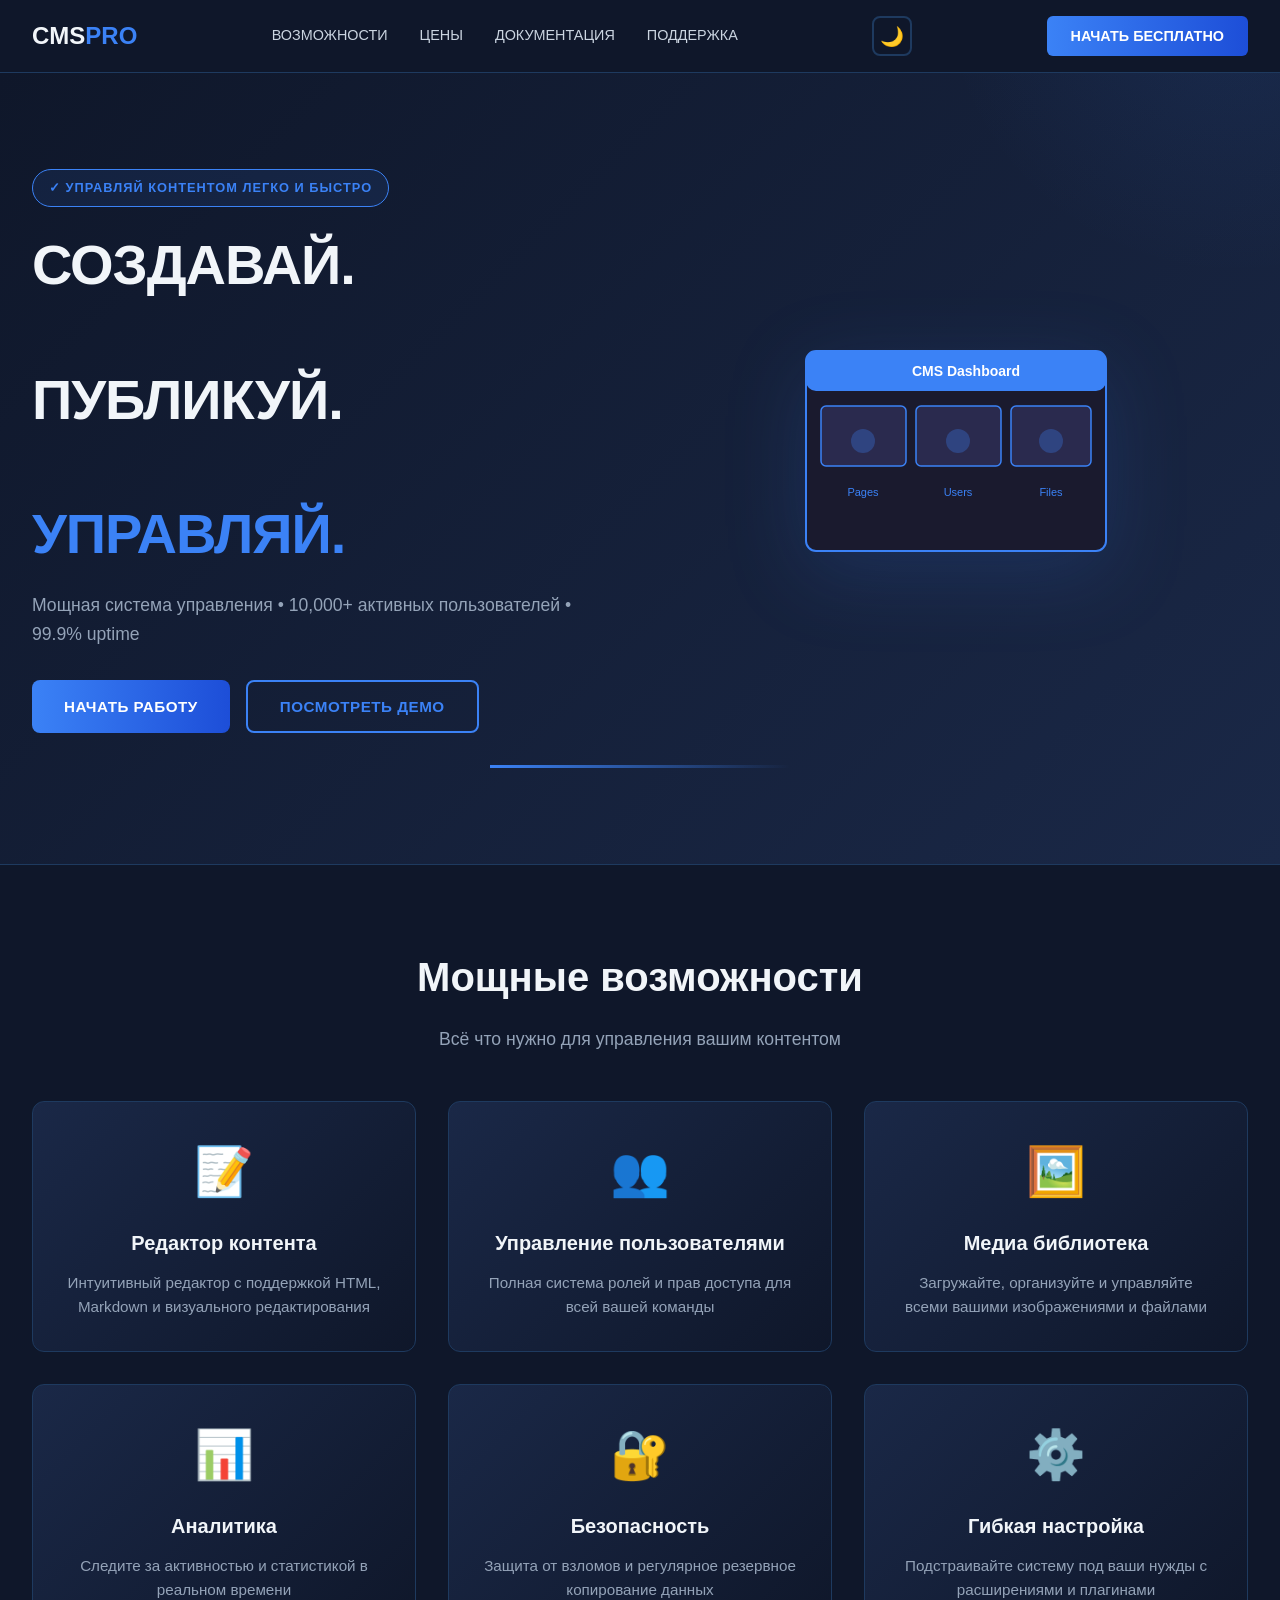
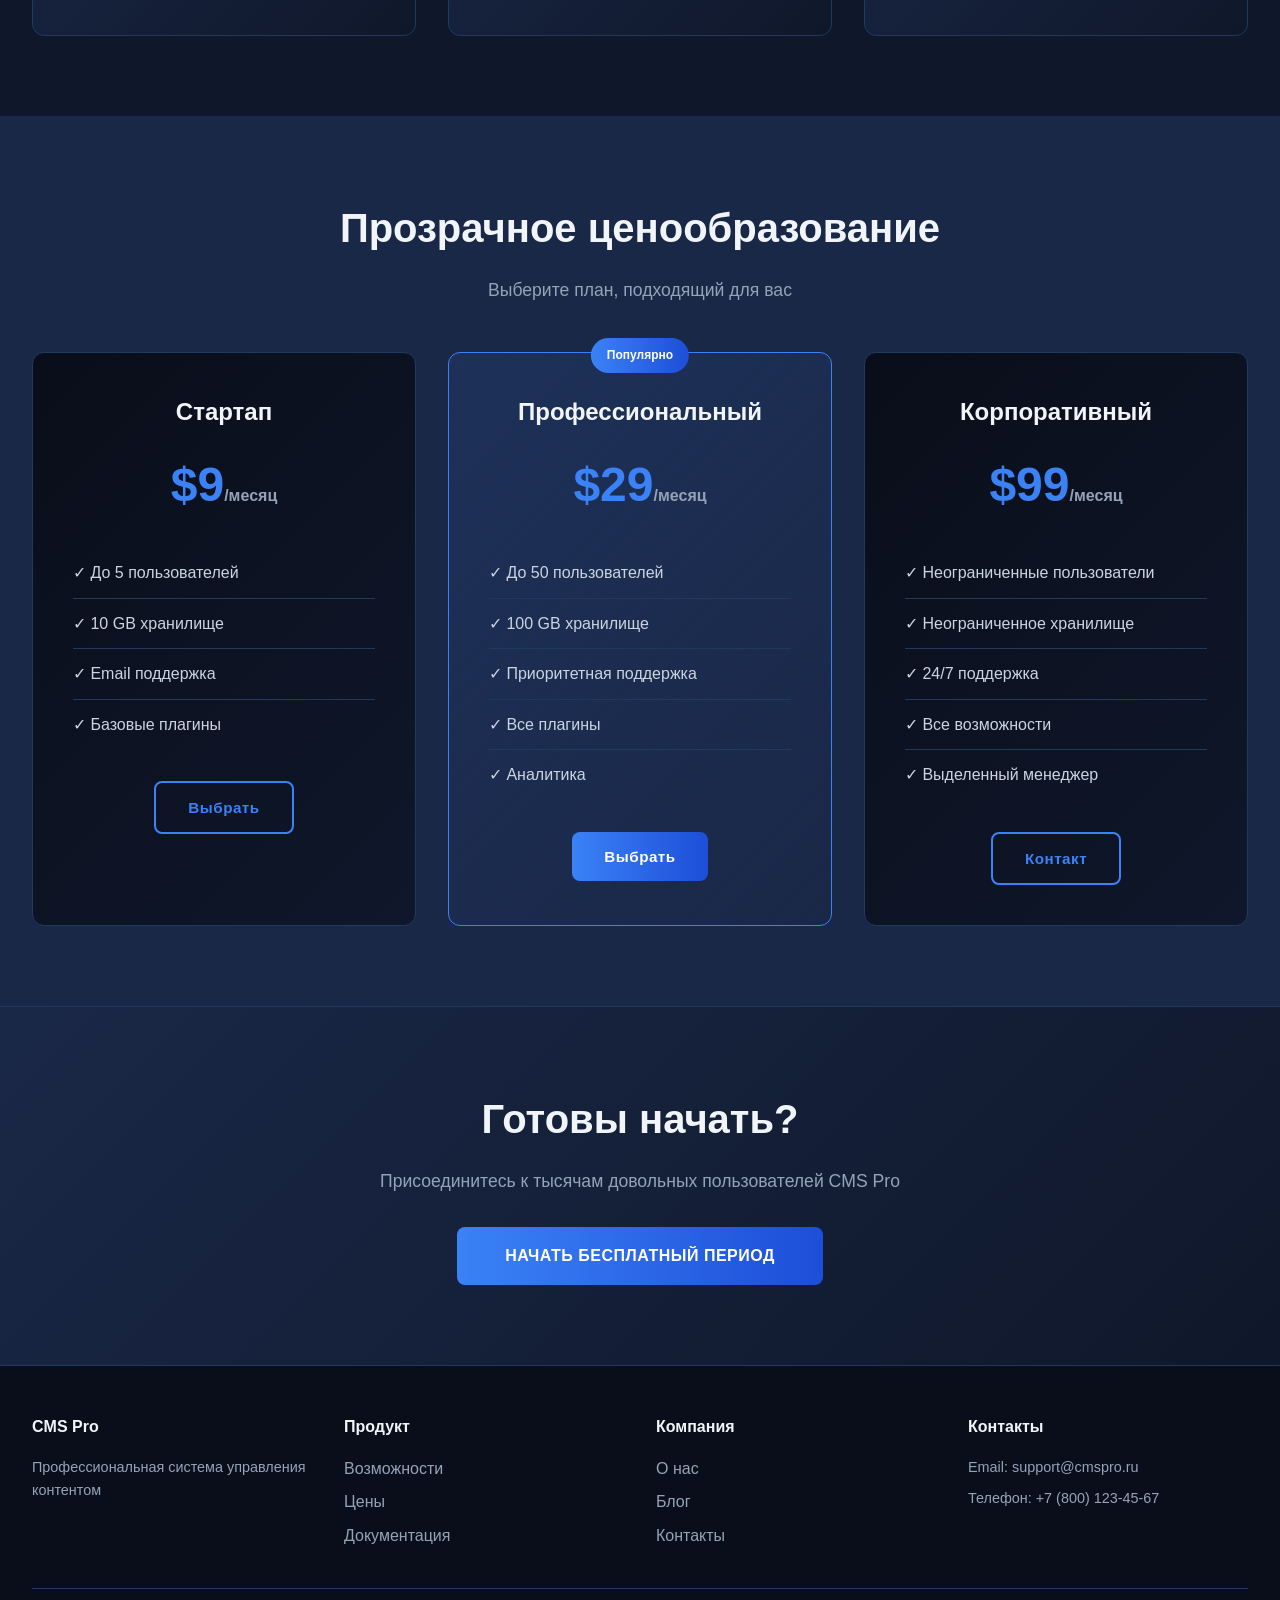
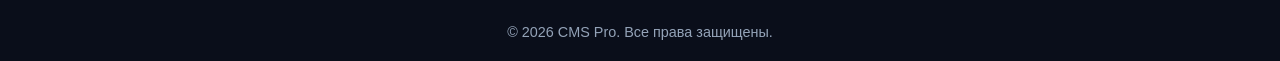
<file: index.html>
<!DOCTYPE html>
<html lang="ru">
<head>
  <meta charset="UTF-8">
  <meta name="viewport" content="width=device-width, initial-scale=1.0">
  <title>CMS Pro - Профессиональная система управления контентом</title>
  <link rel="stylesheet" href="css/styles.css">
</head>
<body>
  <!-- Header/Navigation -->
  <header class="header">
    <div class="header-container">
      <div class="logo">
        <span class="logo-text">CMS<span class="logo-accent">PRO</span></span>
      </div>
      <nav class="navbar">
        <a href="#features" class="nav-link">ВОЗМОЖНОСТИ</a>
        <a href="#pricing" class="nav-link">ЦЕНЫ</a>
        <a href="#docs" class="nav-link">ДОКУМЕНТАЦИЯ</a>
        <a href="#support" class="nav-link">ПОДДЕРЖКА</a>
      </nav>
      <button class="theme-toggle" id="themeToggle" title="Переключить тему">🌙</button>
      <button class="order-btn">НАЧАТЬ БЕСПЛАТНО</button>
    </div>
  </header>

  <!-- Hero Section -->
  <section class="hero">
    <div class="hero-content">
      <div class="hero-text">
        <p class="hero-badge">✓ УПРАВЛЯЙ КОНТЕНТОМ ЛЕГКО И БЫСТРО</p>
        <h1 class="hero-title">
          <span class="word">СОЗДАВАЙ.</span><br>
          <span class="word">ПУБЛИКУЙ.</span><br>
          <span class="word accent">УПРАВЛЯЙ.</span>
        </h1>
        <p class="hero-subtitle">Мощная система управления • 10,000+ активных пользователей • 99.9% uptime</p>
        <div class="hero-buttons">
          <button class="btn btn-primary">НАЧАТЬ РАБОТУ</button>
          <button class="btn btn-secondary">ПОСМОТРЕТЬ ДЕМО</button>
        </div>
      </div>
      <div class="hero-illustration">
        <svg viewBox="0 0 400 300" xmlns="http://www.w3.org/2000/svg">
          <!-- Dashboard visualization -->
          <g id="dashboard">
            <!-- Main rectangle -->
            <rect x="50" y="50" width="300" height="200" fill="#1a1a2e" stroke="#3b82f6" stroke-width="2" rx="10"/>
            <!-- Header bar -->
            <rect x="50" y="50" width="300" height="40" fill="#3b82f6" rx="10"/>
            <text x="210" y="75" font-size="14" font-weight="bold" fill="white" text-anchor="middle">CMS Dashboard</text>
            <!-- Content blocks -->
            <rect x="65" y="105" width="85" height="60" fill="#2a2a4e" stroke="#3b82f6" stroke-width="1.5" rx="5"/>
            <rect x="160" y="105" width="85" height="60" fill="#2a2a4e" stroke="#3b82f6" stroke-width="1.5" rx="5"/>
            <rect x="255" y="105" width="80" height="60" fill="#2a2a4e" stroke="#3b82f6" stroke-width="1.5" rx="5"/>
            <!-- Charts circles -->
            <circle cx="107" cy="140" r="12" fill="#3b82f6" opacity="0.3"/>
            <circle cx="202" cy="140" r="12" fill="#3b82f6" opacity="0.3"/>
            <circle cx="295" cy="140" r="12" fill="#3b82f6" opacity="0.3"/>
            <!-- Stats text -->
            <text x="107" y="195" font-size="11" fill="#3b82f6" text-anchor="middle">Pages</text>
            <text x="202" y="195" font-size="11" fill="#3b82f6" text-anchor="middle">Users</text>
            <text x="295" y="195" font-size="11" fill="#3b82f6" text-anchor="middle">Files</text>
          </g>
        </svg>
      </div>
    </div>
    <div class="hero-line"></div>
  </section>

  <!-- Features Section -->
  <section class="features" id="features">
    <div class="features-container">
      <h2 class="section-title">Мощные возможности</h2>
      <p class="section-subtitle">Всё что нужно для управления вашим контентом</p>
      <div class="features-grid">
        <div class="feature-card">
          <div class="feature-icon">📝</div>
          <h3>Редактор контента</h3>
          <p>Интуитивный редактор с поддержкой HTML, Markdown и визуального редактирования</p>
        </div>
        <div class="feature-card">
          <div class="feature-icon">👥</div>
          <h3>Управление пользователями</h3>
          <p>Полная система ролей и прав доступа для всей вашей команды</p>
        </div>
        <div class="feature-card">
          <div class="feature-icon">🖼️</div>
          <h3>Медиа библиотека</h3>
          <p>Загружайте, организуйте и управляйте всеми вашими изображениями и файлами</p>
        </div>
        <div class="feature-card">
          <div class="feature-icon">📊</div>
          <h3>Аналитика</h3>
          <p>Следите за активностью и статистикой в реальном времени</p>
        </div>
        <div class="feature-card">
          <div class="feature-icon">🔐</div>
          <h3>Безопасность</h3>
          <p>Защита от взломов и регулярное резервное копирование данных</p>
        </div>
        <div class="feature-card">
          <div class="feature-icon">⚙️</div>
          <h3>Гибкая настройка</h3>
          <p>Подстраивайте систему под ваши нужды с расширениями и плагинами</p>
        </div>
      </div>
    </div>
  </section>

  <!-- Pricing Section -->
  <section class="pricing" id="pricing">
    <div class="pricing-container">
      <h2 class="section-title">Прозрачное ценообразование</h2>
      <p class="section-subtitle">Выберите план, подходящий для вас</p>
      <div class="pricing-grid">
        <div class="pricing-card">
          <h3>Стартап</h3>
          <div class="price">$9<span>/месяц</span></div>
          <ul class="features-list">
            <li>✓ До 5 пользователей</li>
            <li>✓ 10 GB хранилище</li>
            <li>✓ Email поддержка</li>
            <li>✓ Базовые плагины</li>
          </ul>
          <button class="btn btn-secondary">Выбрать</button>
        </div>
        <div class="pricing-card featured">
          <div class="badge">Популярно</div>
          <h3>Профессиональный</h3>
          <div class="price">$29<span>/месяц</span></div>
          <ul class="features-list">
            <li>✓ До 50 пользователей</li>
            <li>✓ 100 GB хранилище</li>
            <li>✓ Приоритетная поддержка</li>
            <li>✓ Все плагины</li>
            <li>✓ Аналитика</li>
          </ul>
          <button class="btn btn-primary">Выбрать</button>
        </div>
        <div class="pricing-card">
          <h3>Корпоративный</h3>
          <div class="price">$99<span>/месяц</span></div>
          <ul class="features-list">
            <li>✓ Неограниченные пользователи</li>
            <li>✓ Неограниченное хранилище</li>
            <li>✓ 24/7 поддержка</li>
            <li>✓ Все возможности</li>
            <li>✓ Выделенный менеджер</li>
          </ul>
          <button class="btn btn-secondary">Контакт</button>
        </div>
      </div>
    </div>
  </section>

  <!-- CTA Section -->
  <section class="cta">
    <div class="cta-content">
      <h2>Готовы начать?</h2>
      <p>Присоединитесь к тысячам довольных пользователей CMS Pro</p>
      <button class="btn btn-primary btn-large">НАЧАТЬ БЕСПЛАТНЫЙ ПЕРИОД</button>
    </div>
  </section>

  <!-- Auth Modal -->
  <div id="authModal" class="auth-modal">
    <div class="auth-modal-content">
      <button class="auth-modal-close">&times;</button>
      
      <div class="auth-tabs">
        <button class="auth-tab-btn active" data-tab="login">Вход</button>
        <button class="auth-tab-btn" data-tab="register">Регистрация</button>
      </div>

      <!-- Login Tab -->
      <div id="login" class="auth-tab-content active">
        <h2>Вход в аккаунт</h2>
        <form class="auth-form" id="loginForm">
          <div class="form-group">
            <label for="loginEmail">Email (минимум 10 символов)</label>
            <input type="email" id="loginEmail" name="email" required placeholder="example@mail.com" minlength="10">
          </div>
          <div class="form-group">
            <label for="loginPassword">Пароль</label>
            <input type="password" id="loginPassword" name="password" required placeholder="Минимум 10 символов">
          </div>
          <div class="form-group checkbox">
            <input type="checkbox" id="rememberMe" name="remember">
            <label for="rememberMe">Запомнить меня</label>
          </div>
          <button type="submit" class="btn btn-primary btn-full">Войти</button>
          <p class="form-footer">Забыли пароль? <a href="#">Восстановить</a></p>
        </form>
      </div>

      <!-- Register Tab -->
      <div id="register" class="auth-tab-content">
        <h2>Создать аккаунт</h2>
        <form class="auth-form" id="registerForm">
          <div class="form-group">
            <label for="registerName">Имя</label>
            <input type="text" id="registerName" name="name" required placeholder="Ваше имя">
          </div>
          <div class="form-group">
            <label for="registerEmail">Email (минимум 10 символов)</label>
            <input type="email" id="registerEmail" name="email" required placeholder="example@mail.com" minlength="10">
          </div>
          <div class="form-group">
            <label for="registerPassword">Пароль (минимум 10 символов)</label>
            <input type="password" id="registerPassword" name="password" required placeholder="Минимум 10 символов" minlength="10">
          </div>
          <div class="form-group">
            <label for="registerPasswordConfirm">Подтверждение пароля</label>
            <input type="password" id="registerPasswordConfirm" name="confirmPassword" required placeholder="Повторите пароль" minlength="10">
          </div>
          <div class="form-group checkbox">
            <input type="checkbox" id="agreeTerms" name="agree" required>
            <label for="agreeTerms">Я согласен с <a href="#">условиями использования</a></label>
          </div>
          <button type="submit" class="btn btn-primary btn-full">Создать аккаунт</button>
          <p class="form-footer">Уже есть аккаунт? <a href="#" class="switch-tab" data-tab="login">Войти</a></p>
        </form>
      </div>
    </div>
  </div>

  <!-- Footer -->
  <footer class="footer">
    <div class="footer-content">
      <div class="footer-section">
        <h4>CMS Pro</h4>
        <p>Профессиональная система управления контентом</p>
      </div>
      <div class="footer-section">
        <h4>Продукт</h4>
        <ul>
          <li><a href="#features">Возможности</a></li>
          <li><a href="#pricing">Цены</a></li>
          <li><a href="#docs">Документация</a></li>
        </ul>
      </div>
      <div class="footer-section">
        <h4>Компания</h4>
        <ul>
          <li><a href="#">О нас</a></li>
          <li><a href="#">Блог</a></li>
          <li><a href="#">Контакты</a></li>
        </ul>
      </div>
      <div class="footer-section">
        <h4>Контакты</h4>
        <p>Email: <a href="mailto:support@cmspro.ru">support@cmspro.ru</a></p>
        <p>Телефон: +7 (800) 123-45-67</p>
      </div>
    </div>
    <div class="footer-bottom">
      <p>&copy; 2026 CMS Pro. Все права защищены.</p>
    </div>
  </footer>

  <script src="js/main.js"></script>
</body>
</html>
</file>
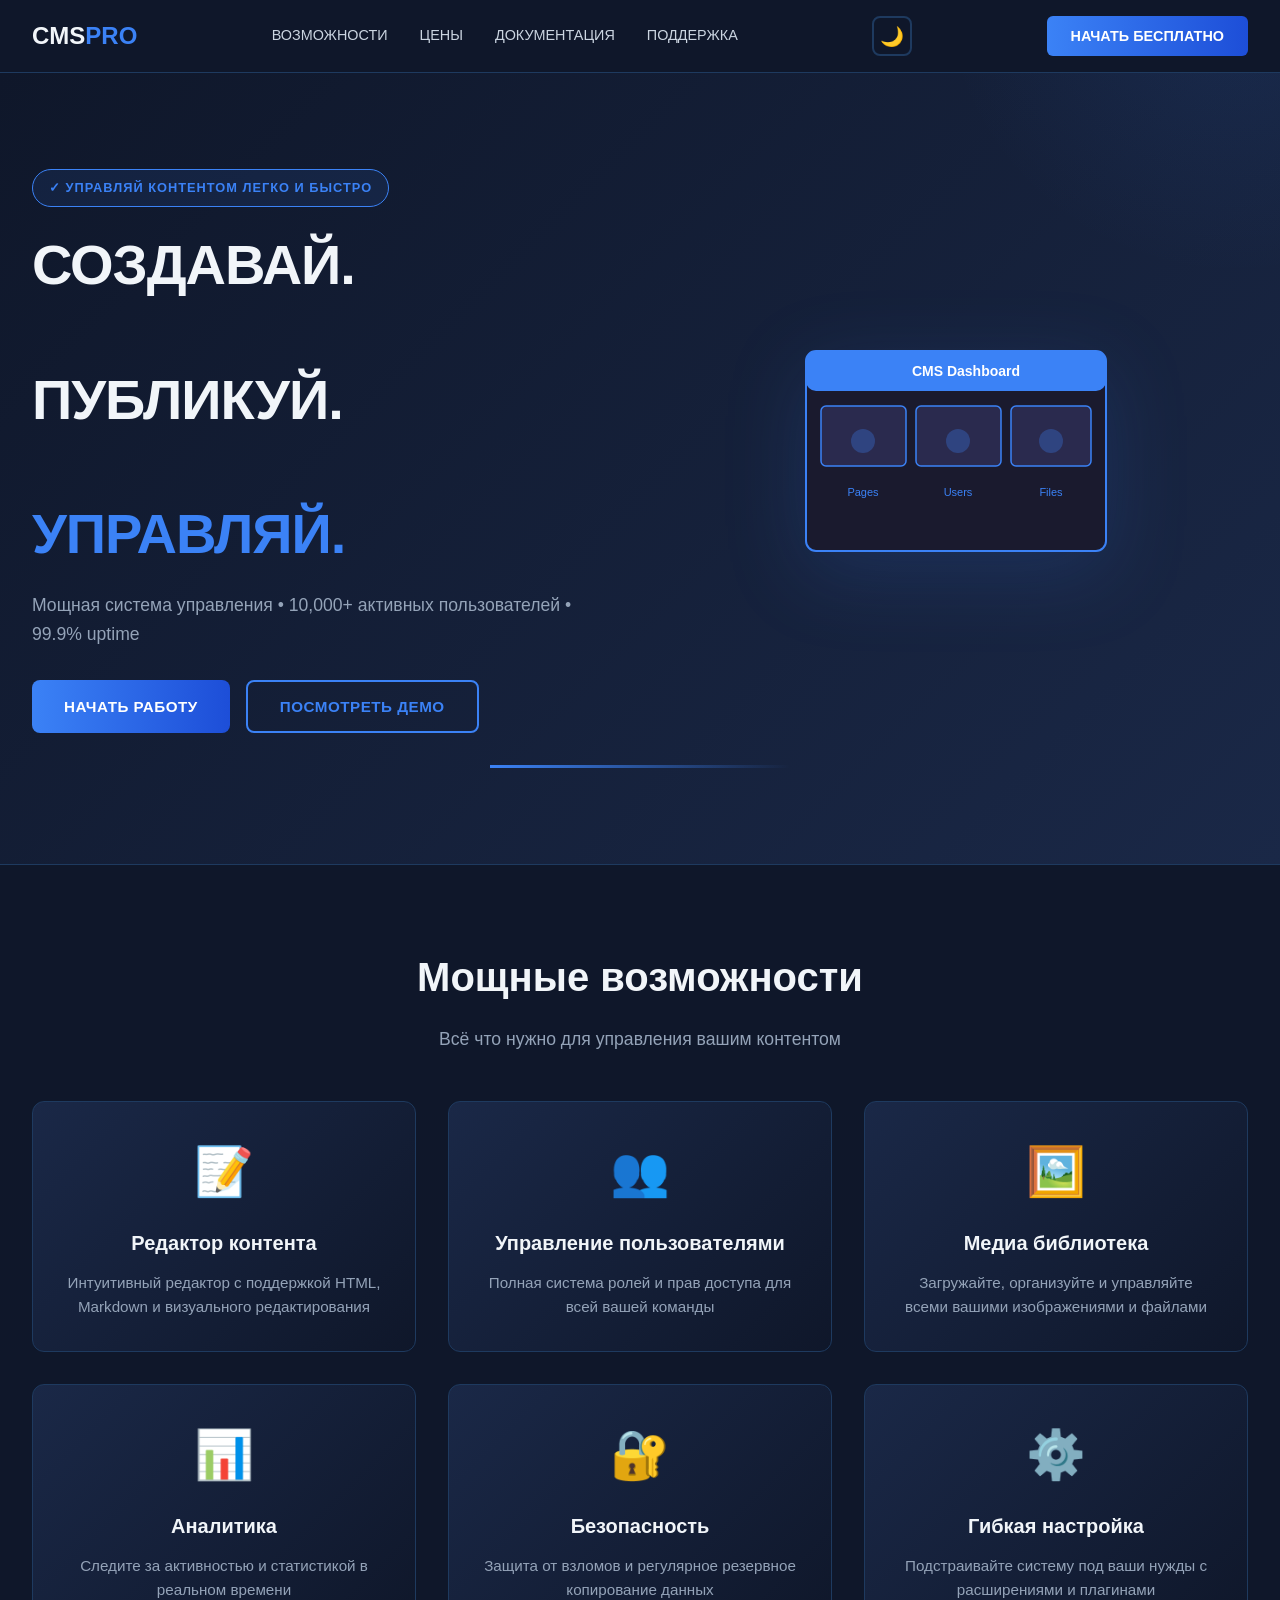
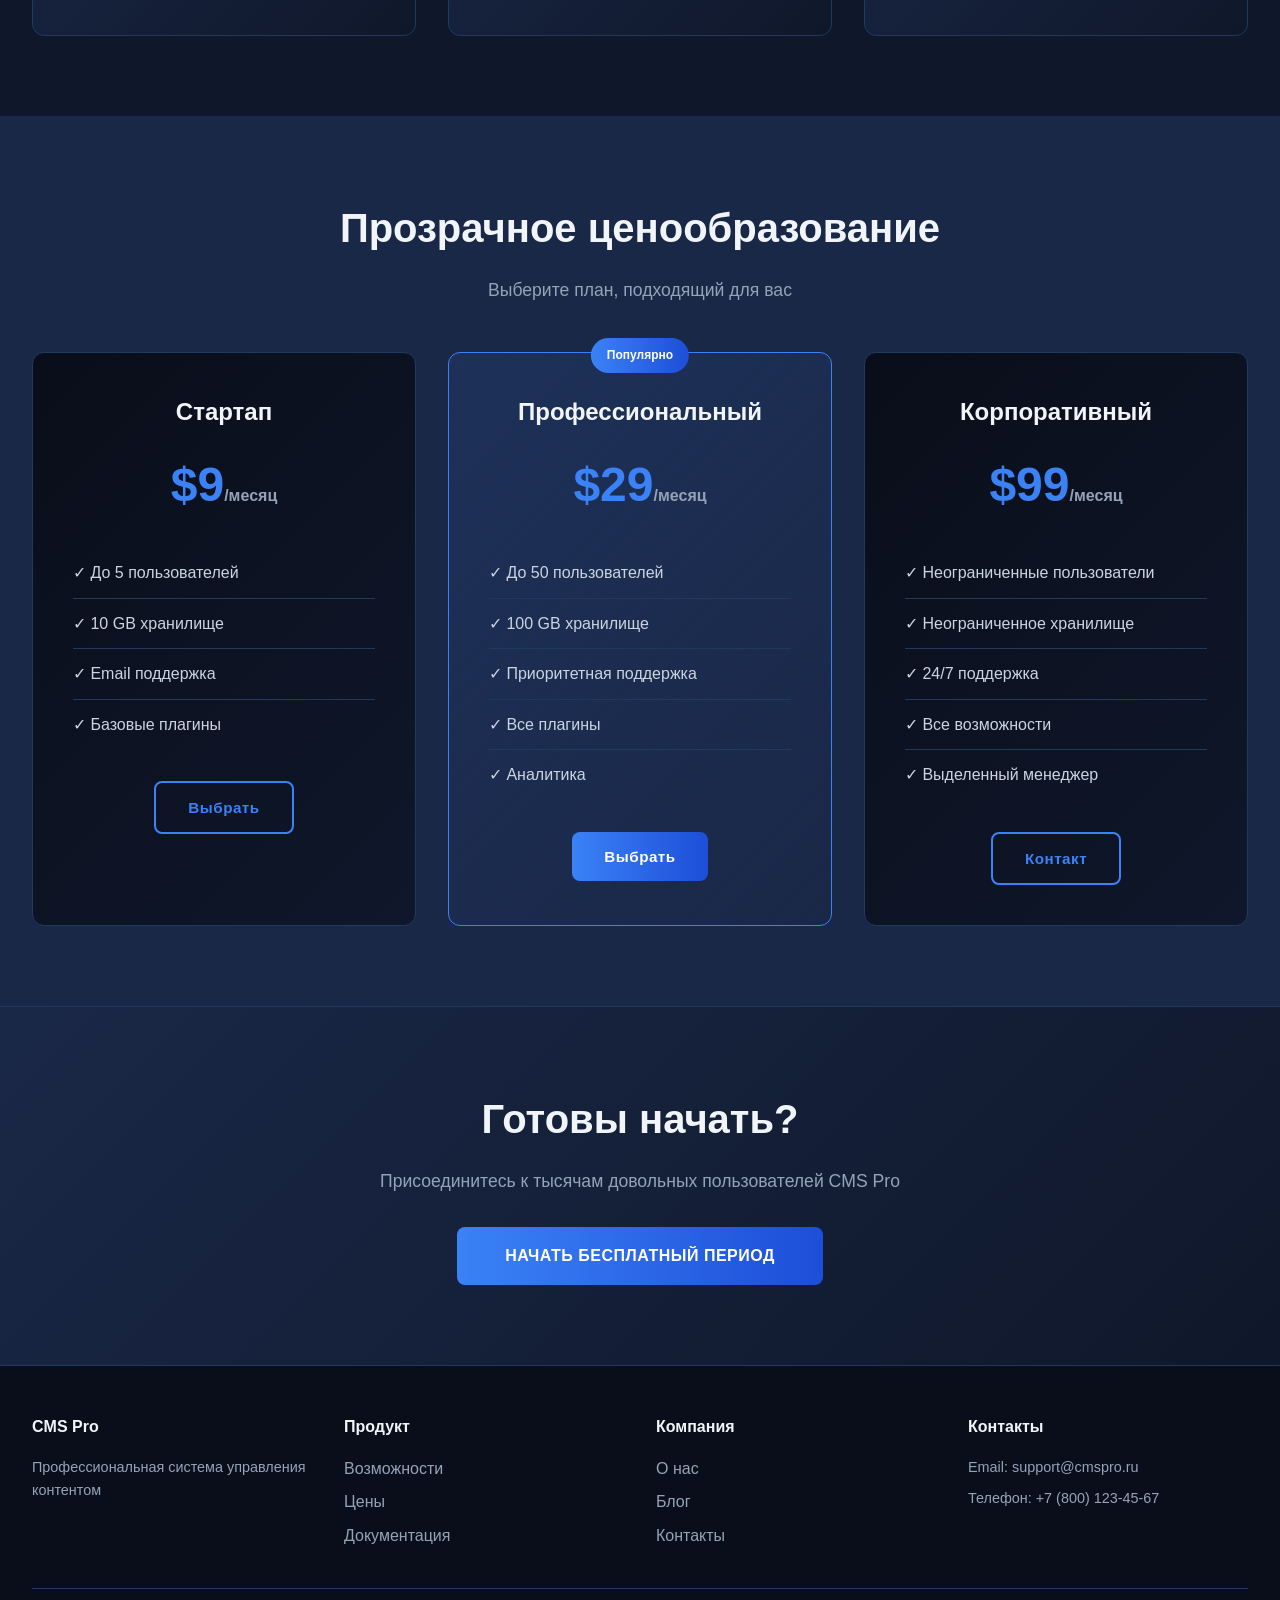
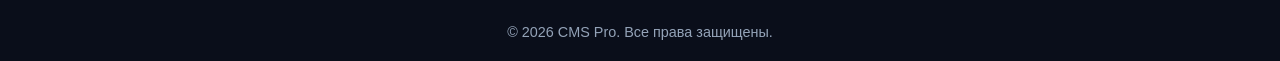
<file: admin/index.html>
<!DOCTYPE html>
<html lang="ru">
<head>
  <meta charset="UTF-8">
  <meta name="viewport" content="width=device-width, initial-scale=1.0">
  <title>CMS Pro - Административная панель</title>
  <link rel="stylesheet" href="../css/admin.css">
  <link rel="stylesheet" href="https://cdnjs.cloudflare.com/ajax/libs/font-awesome/6.4.0/css/all.min.css">
</head>
<body>
  <div class="admin-container">
    <!-- Sidebar -->
    <aside class="sidebar">
      <div class="sidebar-header">
        <div class="logo-admin">
          <span class="logo-admin-text">CMS<span class="logo-admin-accent">PRO</span></span>
        </div>
        <button class="menu-toggle" id="menuToggle">
          <i class="fas fa-bars"></i>
        </button>
      </div>

      <nav class="sidebar-nav">
        <a href="#dashboard" class="nav-item active" data-module="dashboard">
          <i class="fas fa-chart-line"></i>
          <span>Главная</span>
        </a>
        <a href="#pages" class="nav-item" data-module="pages">
          <i class="fas fa-file-alt"></i>
          <span>Страницы</span>
        </a>
        <a href="#content" class="nav-item" data-module="content">
          <i class="fas fa-pencil-alt"></i>
          <span>Содержание</span>
        </a>
        <a href="#media" class="nav-item" data-module="media">
          <i class="fas fa-images"></i>
          <span>Медиа</span>
        </a>
        <a href="#users" class="nav-item" data-module="users">
          <i class="fas fa-users"></i>
          <span>Пользователи</span>
        </a>
        <a href="#settings" class="nav-item" data-module="settings">
          <i class="fas fa-cogs"></i>
          <span>Настройки</span>
        </a>
        <a href="#backup" class="nav-item" data-module="backup">
          <i class="fas fa-database"></i>
          <span>Резервные копии</span>
        </a>
      </nav>

      <div class="sidebar-footer">
        <a href="#profile" class="profile-link">
          <i class="fas fa-user-circle"></i>
          <span>Профиль</span>
        </a>
        <a href="#logout" class="logout-link" id="logoutBtn">
          <i class="fas fa-sign-out-alt"></i>
          <span>Выход</span>
        </a>
      </div>
    </aside>

    <div class="sidebar-overlay" id="sidebarOverlay"></div>

    <!-- Main Content -->
    <main class="main-content">
      <!-- Top Bar -->
      <div class="top-bar">
        <div class="top-bar-left">
          <h1 class="page-title" id="pageTitle">Главная панель управления</h1>
        </div>
        <div class="top-bar-right">
          <div class="search-box">
            <input type="text" class="search-input" placeholder="Поиск...">
            <i class="fas fa-search"></i>
          </div>
          <button class="theme-toggle-admin" id="themeToggleAdmin" title="Переключить тему">🌙</button>
          <button class="notification-btn">
            <i class="fas fa-bell"></i>
            <span class="notification-badge">3</span>
          </button>
          <div class="user-menu">
            <img src="https://via.placeholder.com/40" alt="User" class="user-avatar">
            <span class="user-name">Администратор</span>
          </div>
        </div>
      </div>

      <!-- Content Area -->
      <div class="content-area">
        <!-- Dashboard Module -->
        <section class="module active" id="module-dashboard">
          <div class="dashboard-grid">
            <div class="stat-card">
              <div class="stat-icon" style="background: #3b82f6;">
                <i class="fas fa-file-alt"></i>
              </div>
              <div class="stat-content">
                <h3>Страницы</h3>
                <p class="stat-number">24</p>
                <span class="stat-change positive">+3 этот месяц</span>
              </div>
            </div>

            <div class="stat-card">
              <div class="stat-icon" style="background: #10b981;">
                <i class="fas fa-users"></i>
              </div>
              <div class="stat-content">
                <h3>Пользователи</h3>
                <p class="stat-number">156</p>
                <span class="stat-change positive">+12 этот месяц</span>
              </div>
            </div>

            <div class="stat-card">
              <div class="stat-icon" style="background: #f59e0b;">
                <i class="fas fa-images"></i>
              </div>
              <div class="stat-content">
                <h3>Файлы</h3>
                <p class="stat-number">348</p>
                <span class="stat-change positive">+45 этот месяц</span>
              </div>
            </div>

            <div class="stat-card">
              <div class="stat-icon" style="background: #8b5cf6;">
                <i class="fas fa-eye"></i>
              </div>
              <div class="stat-content">
                <h3>Просмотры</h3>
                <p class="stat-number">12.5K</p>
                <span class="stat-change positive">+8.2% от прошлой недели</span>
              </div>
            </div>
          </div>

          <div class="recent-activity">
            <h2>Недавняя активность</h2>
            <div class="activity-list">
              <div class="activity-item">
                <div class="activity-icon">
                  <i class="fas fa-file-plus"></i>
                </div>
                <div class="activity-content">
                  <p class="activity-title">Новая страница создана</p>
                  <p class="activity-description">Страница "О компании" успешно создана</p>
                  <span class="activity-time">5 минут назад</span>
                </div>
              </div>
              <div class="activity-item">
                <div class="activity-icon">
                  <i class="fas fa-image"></i>
                </div>
                <div class="activity-content">
                  <p class="activity-title">Загружено изображение</p>
                  <p class="activity-description">portfolio-01.jpg (2.4 MB)</p>
                  <span class="activity-time">15 минут назад</span>
                </div>
              </div>
              <div class="activity-item">
                <div class="activity-icon">
                  <i class="fas fa-user-plus"></i>
                </div>
                <div class="activity-content">
                  <p class="activity-title">Новый пользователь</p>
                  <p class="activity-description">Добавлен пользователь Ivan Petrov</p>
                  <span class="activity-time">1 час назад</span>
                </div>
              </div>
            </div>
          </div>
        </section>

        <!-- Pages Module -->
        <section class="module" id="module-pages">
          <div class="module-header">
            <h2>Управление страницами</h2>
            <button class="btn btn-primary" id="newPageBtn">
              <i class="fas fa-plus"></i> Новая страница
            </button>
          </div>

          <div class="filter-bar">
            <input type="text" class="filter-input" placeholder="Поиск страниц...">
            <select class="filter-select">
              <option>Все статусы</option>
              <option>Опубликована</option>
              <option>Черновик</option>
              <option>Архив</option>
            </select>
          </div>

          <div class="table-responsive">
          <table class="data-table">
            <thead>
              <tr>
                <th>Название</th>
                <th>Статус</th>
                <th>Автор</th>
                <th>Дата изменения</th>
                <th>Действия</th>
              </tr>
            </thead>
            <tbody id="pagesTableBody">
              <tr>
                <td><strong>Главная страница</strong></td>
                <td><span class="badge badge-success">Опубликована</span></td>
                <td>Admin</td>
                <td>28.05.2026</td>
                <td>
                  <button class="btn-icon" title="Редактировать"><i class="fas fa-edit"></i></button>
                  <button class="btn-icon" title="Просмотр"><i class="fas fa-eye"></i></button>
                  <button class="btn-icon btn-danger" title="Удалить"><i class="fas fa-trash"></i></button>
                </td>
              </tr>
              <tr>
                <td><strong>О компании</strong></td>
                <td><span class="badge badge-success">Опубликована</span></td>
                <td>Admin</td>
                <td>27.05.2026</td>
                <td>
                  <button class="btn-icon" title="Редактировать"><i class="fas fa-edit"></i></button>
                  <button class="btn-icon" title="Просмотр"><i class="fas fa-eye"></i></button>
                  <button class="btn-icon btn-danger" title="Удалить"><i class="fas fa-trash"></i></button>
                </td>
              </tr>
              <tr>
                <td><strong>Услуги</strong></td>
                <td><span class="badge badge-warning">Черновик</span></td>
                <td>Editor</td>
                <td>26.05.2026</td>
                <td>
                  <button class="btn-icon" title="Редактировать"><i class="fas fa-edit"></i></button>
                  <button class="btn-icon" title="Просмотр"><i class="fas fa-eye"></i></button>
                  <button class="btn-icon btn-danger" title="Удалить"><i class="fas fa-trash"></i></button>
                </td>
              </tr>
              <tr>
                <td><strong>Контакты</strong></td>
                <td><span class="badge badge-success">Опубликована</span></td>
                <td>Admin</td>
                <td>25.05.2026</td>
                <td>
                  <button class="btn-icon" title="Редактировать"><i class="fas fa-edit"></i></button>
                  <button class="btn-icon" title="Просмотр"><i class="fas fa-eye"></i></button>
                  <button class="btn-icon btn-danger" title="Удалить"><i class="fas fa-trash"></i></button>
                </td>
              </tr>
            </tbody>
          </table>
          </div>
        </section>

        <!-- Content Editor Module -->
        <section class="module" id="module-content">
          <div class="module-header">
            <h2>Редактор контента</h2>
          </div>

          <div class="editor-container">
            <div class="editor-left">
              <div class="form-group">
                <label>Заголовок страницы</label>
                <input type="text" class="form-control" placeholder="Введите заголовок" value="Главная страница">
              </div>

              <div class="form-group">
                <label>URL Slug</label>
                <input type="text" class="form-control" placeholder="главная-страница">
              </div>

              <div class="form-group">
                <label>Описание страницы (SEO)</label>
                <textarea class="form-control" rows="3" placeholder="Краткое описание для поисковых систем"></textarea>
              </div>

              <div class="form-group">
                <label>Контент</label>
                <div class="editor-toolbar">
                  <button class="toolbar-btn" title="Жирный"><i class="fas fa-bold"></i></button>
                  <button class="toolbar-btn" title="Курсив"><i class="fas fa-italic"></i></button>
                  <button class="toolbar-btn" title="Подчеркивание"><i class="fas fa-underline"></i></button>
                  <div class="toolbar-divider"></div>
                  <button class="toolbar-btn" title="Заголовок"><i class="fas fa-heading"></i></button>
                  <button class="toolbar-btn" title="Список"><i class="fas fa-list"></i></button>
                  <button class="toolbar-btn" title="Цитата"><i class="fas fa-quote-left"></i></button>
                  <div class="toolbar-divider"></div>
                  <button class="toolbar-btn" title="Ссылка"><i class="fas fa-link"></i></button>
                  <button class="toolbar-btn" title="Изображение"><i class="fas fa-image"></i></button>
                  <button class="toolbar-btn" title="Таблица"><i class="fas fa-table"></i></button>
                </div>
                <textarea id="contentEditor" class="editor-textarea" placeholder="Введите содержание страницы..."></textarea>
              </div>

              <div class="form-group">
                <label>Теги</label>
                <input type="text" class="form-control" placeholder="Введите теги, разделяя запятыми">
              </div>
            </div>

            <div class="editor-right">
              <div class="editor-panel">
                <h3>Опубликовать</h3>
                <div class="publish-options">
                  <div class="option">
                    <label>Статус</label>
                    <select class="form-control">
                      <option>Черновик</option>
                      <option selected>Опубликована</option>
                      <option>Архив</option>
                    </select>
                  </div>
                  <div class="option">
                    <label>Видимость</label>
                    <select class="form-control">
                      <option selected>Для всех</option>
                      <option>Только для зарегистрированных</option>
                      <option>Приватная</option>
                    </select>
                  </div>
                  <button class="btn btn-primary btn-block" id="saveContentBtn">Сохранить</button>
                  <button class="btn btn-secondary btn-block" id="previewContentBtn">Предпросмотр</button>
                </div>
              </div>

              <div class="editor-panel">
                <h3>Категория</h3>
                <select class="form-control">
                  <option>Не выбрана</option>
                  <option selected>Основное</option>
                  <option>Услуги</option>
                  <option>Новости</option>
                  <option>Блог</option>
                </select>
              </div>

              <div class="editor-panel">
                <h3>Дополнительно</h3>
                <div class="form-group">
                  <label class="checkbox">
                    <input type="checkbox" checked>
                    <span>Показывать в меню</span>
                  </label>
                  <label class="checkbox">
                    <input type="checkbox">
                    <span>Требовать пароль</span>
                  </label>
                  <label class="checkbox">
                    <input type="checkbox" checked>
                    <span>Включить комментарии</span>
                  </label>
                </div>
              </div>
            </div>
          </div>
        </section>

        <!-- Media Module -->
        <section class="module" id="module-media">
          <div class="module-header">
            <h2>Библиотека медиа</h2>
            <button class="btn btn-primary" id="uploadBtn">
              <i class="fas fa-cloud-upload-alt"></i> Загрузить файлы
            </button>
          </div>

          <!-- Hidden file input for media upload -->
          <input type="file" id="mediaInput" multiple accept="image/jpeg,image/png,video/mp4,video/webm,video/ogg,video/quicktime" style="display: none;">

          <div class="media-filter">
            <input type="text" class="filter-input" placeholder="Поиск файлов...">
            <select class="filter-select">
              <option>Все типы</option>
              <option>Изображения</option>
              <option>Видео</option>
            </select>
            <select class="filter-select">
              <option>Сортировка: Новые</option>
              <option>Сортировка: Старые</option>
              <option>Сортировка: Имя (А-Я)</option>
              <option>Сортировка: Размер</option>
            </select>
          </div>

          <div class="media-grid" id="mediaGrid">
            <div class="media-item">
              <div class="media-preview">
                <img src="https://via.placeholder.com/200?text=Image+1" alt="Media">
              </div>
              <div class="media-info">
                <p class="media-name">landscape-01.jpg</p>
                <p class="media-meta">2.4 MB • 28.05.2026</p>
                <div class="media-actions">
                  <button class="btn-small" title="Редактировать"><i class="fas fa-edit"></i></button>
                  <button class="btn-small" title="Скачать"><i class="fas fa-download"></i></button>
                  <button class="btn-small btn-danger" title="Удалить"><i class="fas fa-trash"></i></button>
                </div>
              </div>
            </div>

            <div class="media-item">
              <div class="media-preview">
                <img src="https://via.placeholder.com/200?text=Image+2" alt="Media">
              </div>
              <div class="media-info">
                <p class="media-name">portfolio-02.jpg</p>
                <p class="media-meta">1.8 MB • 27.05.2026</p>
                <div class="media-actions">
                  <button class="btn-small" title="Редактировать"><i class="fas fa-edit"></i></button>
                  <button class="btn-small" title="Скачать"><i class="fas fa-download"></i></button>
                  <button class="btn-small btn-danger" title="Удалить"><i class="fas fa-trash"></i></button>
                </div>
              </div>
            </div>

            <div class="media-item">
              <div class="media-preview">
                <img src="https://via.placeholder.com/200?text=Image+3" alt="Media">
              </div>
              <div class="media-info">
                <p class="media-name">team-photo.jpg</p>
                <p class="media-meta">3.2 MB • 26.05.2026</p>
                <div class="media-actions">
                  <button class="btn-small" title="Редактировать"><i class="fas fa-edit"></i></button>
                  <button class="btn-small" title="Скачать"><i class="fas fa-download"></i></button>
                  <button class="btn-small btn-danger" title="Удалить"><i class="fas fa-trash"></i></button>
                </div>
              </div>
            </div>
          </div>
        </section>

        <!-- Users Module -->
        <section class="module" id="module-users">
          <div class="module-header">
            <h2>Управление пользователями</h2>
            <button class="btn btn-primary">
              <i class="fas fa-user-plus"></i> Новый пользователь
            </button>
          </div>

          <div class="filter-bar">
            <input type="text" class="filter-input" placeholder="Поиск пользователей...">
            <select class="filter-select">
              <option>Все роли</option>
              <option>Администратор</option>
              <option>Редактор</option>
              <option>Автор</option>
              <option>Подписчик</option>
            </select>
          </div>

          <div class="table-responsive">
          <table class="data-table">
            <thead>
              <tr>
                <th>Имя</th>
                <th>Email</th>
                <th>Роль</th>
                <th>Статус</th>
                <th>Присоединился</th>
                <th>Действия</th>
              </tr>
            </thead>
            <tbody>
              <tr>
                <td><strong>Администратор</strong></td>
                <td>admin@cms.ru</td>
                <td><span class="badge badge-info">Администратор</span></td>
                <td><span class="badge badge-success">Активен</span></td>
                <td>10.01.2026</td>
                <td>
                  <button class="btn-icon" title="Редактировать"><i class="fas fa-edit"></i></button>
                  <button class="btn-icon btn-danger" title="Удалить"><i class="fas fa-trash"></i></button>
                </td>
              </tr>
              <tr>
                <td><strong>Ivan Petrov</strong></td>
                <td>ivan@example.com</td>
                <td><span class="badge badge-primary">Редактор</span></td>
                <td><span class="badge badge-success">Активен</span></td>
                <td>15.02.2026</td>
                <td>
                  <button class="btn-icon" title="Редактировать"><i class="fas fa-edit"></i></button>
                  <button class="btn-icon btn-danger" title="Удалить"><i class="fas fa-trash"></i></button>
                </td>
              </tr>
              <tr>
                <td><strong>Maria Smirnova</strong></td>
                <td>maria@example.com</td>
                <td><span class="badge badge-warning">Автор</span></td>
                <td><span class="badge badge-success">Активен</span></td>
                <td>20.03.2026</td>
                <td>
                  <button class="btn-icon" title="Редактировать"><i class="fas fa-edit"></i></button>
                  <button class="btn-icon btn-danger" title="Удалить"><i class="fas fa-trash"></i></button>
                </td>
              </tr>
              <tr>
                <td><strong>Dmitry Sokolov</strong></td>
                <td>dmitry@example.com</td>
                <td><span class="badge badge-secondary">Подписчик</span></td>
                <td><span class="badge badge-danger">Неактивен</span></td>
                <td>05.04.2026</td>
                <td>
                  <button class="btn-icon" title="Редактировать"><i class="fas fa-edit"></i></button>
                  <button class="btn-icon btn-danger" title="Удалить"><i class="fas fa-trash"></i></button>
                </td>
              </tr>
            </tbody>
          </table>
          </div>
        </section>

        <!-- Settings Module -->
        <section class="module" id="module-settings">
          <div class="module-header">
            <h2>Настройки системы</h2>
          </div>

          <div class="settings-container">
            <div class="settings-left">
              <div class="settings-menu">
                <a href="#" class="settings-item active">Основные</a>
                <a href="#" class="settings-item">Безопасность</a>
                <a href="#" class="settings-item">Email</a>
                <a href="#" class="settings-item">SEO</a>
                <a href="#" class="settings-item">Производительность</a>
              </div>
            </div>

            <div class="settings-right">
              <div class="settings-panel">
                <h3>Основные настройки</h3>
                
                <div class="form-group">
                  <label>Название сайта</label>
                  <input type="text" class="form-control" value="CMS Pro - Мой сайт">
                </div>

                <div class="form-group">
                  <label>Слоган</label>
                  <input type="text" class="form-control" value="Профессиональная система управления контентом">
                </div>

                <div class="form-group">
                  <label>Email администратора</label>
                  <input type="email" class="form-control" value="admin@cms.ru">
                </div>

                <div class="form-group">
                  <label>Часовой пояс</label>
                  <select class="form-control">
                    <option selected>UTC+03:00 (Москва)</option>
                    <option>UTC+00:00 (Лондон)</option>
                    <option>UTC+01:00 (Берлин)</option>
                    <option>UTC+08:00 (Шанхай)</option>
                  </select>
                </div>

                <div class="form-group">
                  <label class="checkbox">
                    <input type="checkbox" checked>
                    <span>Разрешить регистрацию пользователей</span>
                  </label>
                </div>

                <div class="form-group">
                  <label class="checkbox">
                    <input type="checkbox" checked>
                    <span>Требовать утверждение администратора</span>
                  </label>
                </div>

                <button class="btn btn-primary">Сохранить изменения</button>
              </div>
            </div>
          </div>
        </section>

        <!-- Backup Module -->
        <section class="module" id="module-backup">
          <div class="module-header">
            <h2>Управление резервными копиями</h2>
            <button class="btn btn-primary" id="createBackupBtn">
              <i class="fas fa-plus"></i> Создать резервную копию
            </button>
          </div>

          <div class="backup-info">
            <div class="info-box">
              <i class="fas fa-info-circle"></i>
              <p>Система автоматически создает резервные копии каждый день в 00:00. Вы можете создать дополнительную копию в любой момент.</p>
            </div>
          </div>

          <div class="table-responsive">
          <table class="data-table">
            <thead>
              <tr>
                <th>Название</th>
                <th>Размер</th>
                <th>Дата создания</th>
                <th>Статус</th>
                <th>Действия</th>
              </tr>
            </thead>
            <tbody id="backupsTableBody">
              <tr>
                <td><strong>backup_2026_05_28_full.zip</strong></td>
                <td>156 MB</td>
                <td>28.05.2026 00:00</td>
                <td><span class="badge badge-success">Завершено</span></td>
                <td>
                  <button class="btn-icon" title="Восстановить"><i class="fas fa-undo"></i></button>
                  <button class="btn-icon" title="Скачать"><i class="fas fa-download"></i></button>
                  <button class="btn-icon btn-danger" title="Удалить"><i class="fas fa-trash"></i></button>
                </td>
              </tr>
              <tr>
                <td><strong>backup_2026_05_27_full.zip</strong></td>
                <td>154 MB</td>
                <td>27.05.2026 00:00</td>
                <td><span class="badge badge-success">Завершено</span></td>
                <td>
                  <button class="btn-icon" title="Восстановить"><i class="fas fa-undo"></i></button>
                  <button class="btn-icon" title="Скачать"><i class="fas fa-download"></i></button>
                  <button class="btn-icon btn-danger" title="Удалить"><i class="fas fa-trash"></i></button>
                </td>
              </tr>
              <tr>
                <td><strong>backup_2026_05_26_full.zip</strong></td>
                <td>152 MB</td>
                <td>26.05.2026 00:00</td>
                <td><span class="badge badge-success">Завершено</span></td>
                <td>
                  <button class="btn-icon" title="Восстановить"><i class="fas fa-undo"></i></button>
                  <button class="btn-icon" title="Скачать"><i class="fas fa-download"></i></button>
                  <button class="btn-icon btn-danger" title="Удалить"><i class="fas fa-trash"></i></button>
                </td>
              </tr>
              <tr>
                <td><strong>backup_2026_05_25_full.zip</strong></td>
                <td>150 MB</td>
                <td>25.05.2026 00:00</td>
                <td><span class="badge badge-success">Завершено</span></td>
                <td>
                  <button class="btn-icon" title="Восстановить"><i class="fas fa-undo"></i></button>
                  <button class="btn-icon" title="Скачать"><i class="fas fa-download"></i></button>
                  <button class="btn-icon btn-danger" title="Удалить"><i class="fas fa-trash"></i></button>
                </td>
              </tr>
            </tbody>
          </table>
          </div>
        </section>
      </div>
    </main>
  </div>

  <!-- Modal for new page -->
  <div class="modal" id="newPageModal">
    <div class="modal-content">
      <div class="modal-header">
        <h2>Создать новую страницу</h2>
        <button class="modal-close">&times;</button>
      </div>
      <div class="modal-body">
        <div class="form-group">
          <label>Название страницы</label>
          <input type="text" class="form-control" id="newPageTitleInput" placeholder="Введите название">
        </div>
        <div class="form-group">
          <label>Шаблон</label>
          <select class="form-control">
            <option>Стандартная страница</option>
            <option>Главная</option>
            <option>Портфолио</option>
            <option>Услуги</option>
            <option>Блог</option>
            <option>Контакты</option>
          </select>
        </div>
      </div>
      <div class="modal-footer">
        <button class="btn btn-secondary">Отменить</button>
        <button class="btn btn-primary">Создать</button>
      </div>
    </div>
  </div>

  <script src="../js/admin.js"></script>
</body>
</html>
</file>
<file: css/styles.css>
/* Global Styles */
* {
  margin: 0;
  padding: 0;
  box-sizing: border-box;
}

/* CSS Variables for Dark and Light themes */
:root {
  --bg-primary: #0f172a;
  --bg-secondary: #1a2847;
  --bg-tertiary: #0a0e1a;
  --text-primary: #e0e7ff;
  --text-secondary: #94a3b8;
  --text-light: #cbd5e1;
  --text-title: #f1f5f9;
  --border-color: #1e3a5f;
  --accent-color: #3b82f6;
  --accent-dark: #1d4ed8;
}

/* Light theme */
[data-theme="light"] {
  --bg-primary: #ffffff;
  --bg-secondary: #f8f9fa;
  --bg-tertiary: #f1f5f9;
  --text-primary: #1a2847;
  --text-secondary: #64748b;
  --text-light: #475569;
  --text-title: #0f172a;
  --border-color: #e2e8f0;
  --accent-color: #3b82f6;
  --accent-dark: #1d4ed8;
}

body {
  font-family: -apple-system, BlinkMacSystemFont, 'Segoe UI', Roboto, 'Helvetica Neue', Arial, sans-serif;
  background-color: var(--bg-primary);
  color: var(--text-primary);
  line-height: 1.6;
  transition: background-color 0.3s ease, color 0.3s ease;
}

/* Header */
.header {
  background-color: var(--bg-primary);
  border-bottom: 1px solid var(--border-color);
  position: sticky;
  top: 0;
  z-index: 100;
  transition: background-color 0.3s ease, border-color 0.3s ease;
}

.header-container {
  max-width: 1400px;
  margin: 0 auto;
  padding: 1rem 2rem;
  display: flex;
  align-items: center;
  justify-content: space-between;
  gap: 1rem;
}

/* Logo */
.logo {
  font-size: 1.5rem;
  font-weight: 700;
}

.logo-text {
  color: var(--text-title);
}

.logo-accent {
  color: var(--accent-color);
}

/* Theme Toggle Button */
.theme-toggle {
  background: transparent;
  border: 2px solid var(--border-color);
  color: var(--text-primary);
  width: 40px;
  height: 40px;
  border-radius: 8px;
  font-size: 1.2rem;
  cursor: pointer;
  transition: all 0.3s ease;
  display: flex;
  align-items: center;
  justify-content: center;
}

.theme-toggle:hover {
  border-color: var(--accent-color);
  color: var(--accent-color);
  transform: scale(1.05);
}

/* Navbar */
.navbar {
  display: flex;
  gap: 2rem;
  align-items: center;
}

.nav-link {
  color: var(--text-light);
  text-decoration: none;
  font-size: 0.9rem;
  font-weight: 500;
  transition: color 0.3s ease;
}

.nav-link:hover {
  color: var(--accent-color);
}

/* Order Button */
.order-btn {
  background: linear-gradient(90deg, var(--accent-color) 0%, var(--accent-dark) 100%);
  color: white;
  border: none;
  padding: 0.75rem 1.5rem;
  border-radius: 6px;
  font-weight: 600;
  cursor: pointer;
  transition: all 0.3s ease;
  font-size: 0.9rem;
}

.order-btn:hover {
  transform: translateY(-2px);
  box-shadow: 0 8px 20px rgba(59, 130, 246, 0.4);
}

/* Hero Section */
.hero {
  background: linear-gradient(135deg, var(--bg-primary) 0%, var(--bg-secondary) 100%);
  padding: 6rem 2rem;
  position: relative;
  overflow: hidden;
  transition: background 0.3s ease;
}

.hero::before {
  content: '';
  position: absolute;
  top: -50%;
  right: -20%;
  width: 600px;
  height: 600px;
  background: radial-gradient(circle, rgba(59, 130, 246, 0.1) 0%, transparent 70%);
  border-radius: 50%;
  pointer-events: none;
}

.hero-content {
  max-width: 1400px;
  margin: 0 auto;
  display: grid;
  grid-template-columns: 1fr 1fr;
  gap: 3rem;
  align-items: center;
  position: relative;
  z-index: 1;
}

.hero-text {
  animation: slideInLeft 0.8s ease;
}

.hero-badge {
  display: inline-block;
  background: rgba(59, 130, 246, 0.1);
  border: 1px solid var(--accent-color);
  color: var(--accent-color);
  padding: 0.5rem 1rem;
  border-radius: 20px;
  font-size: 0.8rem;
  font-weight: 600;
  margin-bottom: 1.5rem;
  letter-spacing: 1px;
  transition: all 0.3s ease;
}

.hero-title {
  font-size: 3.5rem;
  font-weight: 900;
  line-height: 1.2;
  margin-bottom: 1.5rem;
  letter-spacing: -1px;
}

.hero-title .word {
  color: var(--text-title);
  display: block;
}

.hero-title .word.accent {
  color: var(--accent-color);
}

.hero-subtitle {
  color: var(--text-secondary);
  font-size: 1.1rem;
  margin-bottom: 2rem;
}

.hero-buttons {
  display: flex;
  gap: 1rem;
}

/* Buttons */
.btn {
  padding: 1rem 2rem;
  border: none;
  border-radius: 8px;
  font-weight: 600;
  cursor: pointer;
  transition: all 0.3s ease;
  font-size: 0.95rem;
  letter-spacing: 0.5px;
}

.btn-primary {
  background: linear-gradient(90deg, var(--accent-color) 0%, var(--accent-dark) 100%);
  color: white;
}

.btn-primary:hover {
  transform: translateY(-3px);
  box-shadow: 0 12px 30px rgba(59, 130, 246, 0.4);
}

.btn-secondary {
  background: transparent;
  border: 2px solid var(--accent-color);
  color: var(--accent-color);
  transition: all 0.3s ease;
}

.btn-secondary:hover {
  background: rgba(59, 130, 246, 0.1);
  transform: translateY(-3px);
}

.btn-large {
  padding: 1.25rem 3rem;
  font-size: 1rem;
}

/* Illustration */
.hero-illustration {
  display: flex;
  align-items: center;
  justify-content: center;
  animation: slideInRight 0.8s ease;
}

.hero-illustration svg {
  width: 100%;
  max-width: 400px;
  height: auto;
  filter: drop-shadow(0 20px 40px rgba(59, 130, 246, 0.15));
}

/* Hero Line */
.hero-line {
  height: 3px;
  background: linear-gradient(90deg, var(--accent-color) 0%, transparent 100%);
  max-width: 300px;
  margin: 2rem auto 0;
}

/* Features Section */
.features {
  background-color: var(--bg-primary);
  padding: 5rem 2rem;
  border-top: 1px solid var(--border-color);
  transition: background-color 0.3s ease, border-color 0.3s ease;
}

.features-container {
  max-width: 1400px;
  margin: 0 auto;
}

.section-title {
  font-size: 2.5rem;
  font-weight: 700;
  text-align: center;
  margin-bottom: 1rem;
  color: var(--text-title);
}

.section-subtitle {
  font-size: 1.1rem;
  color: var(--text-secondary);
  text-align: center;
  margin-bottom: 3rem;
}

.features-grid {
  display: grid;
  grid-template-columns: repeat(auto-fit, minmax(300px, 1fr));
  gap: 2rem;
}

.feature-card {
  background: linear-gradient(135deg, var(--bg-secondary) 0%, var(--bg-primary) 100%);
  border: 1px solid var(--border-color);
  padding: 2rem;
  border-radius: 12px;
  transition: all 0.3s ease;
  text-align: center;
}

.feature-card:hover {
  border-color: var(--accent-color);
  transform: translateY(-5px);
  box-shadow: 0 12px 30px rgba(59, 130, 246, 0.15);
}

.feature-icon {
  font-size: 3rem;
  margin-bottom: 1rem;
}

.feature-card h3 {
  font-size: 1.25rem;
  margin-bottom: 0.75rem;
  color: var(--text-title);
}

.feature-card p {
  color: var(--text-secondary);
  font-size: 0.95rem;
}

/* Pricing Section */
.pricing {
  background-color: var(--bg-secondary);
  padding: 5rem 2rem;
  transition: background-color 0.3s ease;
}

.pricing-container {
  max-width: 1400px;
  margin: 0 auto;
}

.pricing-grid {
  display: grid;
  grid-template-columns: repeat(auto-fit, minmax(300px, 1fr));
  gap: 2rem;
  margin-top: 3rem;
}

.pricing-card {
  background: linear-gradient(135deg, var(--bg-tertiary) 0%, var(--bg-primary) 100%);
  border: 1px solid var(--border-color);
  padding: 2.5rem;
  border-radius: 12px;
  transition: all 0.3s ease;
  position: relative;
  text-align: center;
}

.pricing-card:hover {
  border-color: var(--accent-color);
  transform: translateY(-5px);
}

.pricing-card.featured {
  border-color: var(--accent-color);
  background: linear-gradient(135deg, rgba(59, 130, 246, 0.1) 0%, var(--bg-secondary) 100%);
  transform: scale(1.05);
}

.pricing-card.featured:hover {
  box-shadow: 0 20px 40px rgba(59, 130, 246, 0.25);
}

.badge {
  position: absolute;
  top: -15px;
  left: 50%;
  transform: translateX(-50%);
  background: linear-gradient(90deg, var(--accent-color) 0%, var(--accent-dark) 100%);
  color: white;
  padding: 0.5rem 1rem;
  border-radius: 20px;
  font-size: 0.75rem;
  font-weight: 700;
}

.pricing-card h3 {
  font-size: 1.5rem;
  margin-bottom: 1rem;
  color: var(--text-title);
}

.price {
  font-size: 3rem;
  font-weight: 700;
  color: var(--accent-color);
  margin-bottom: 1.5rem;
}

.price span {
  font-size: 1rem;
  color: var(--text-secondary);
}

.features-list {
  list-style: none;
  margin-bottom: 2rem;
  text-align: left;
}

.features-list li {
  padding: 0.75rem 0;
  color: var(--text-light);
  border-bottom: 1px solid var(--border-color);
  transition: color 0.3s ease;
}

.features-list li:last-child {
  border-bottom: none;
}

/* CTA Section */
.cta {
  background: linear-gradient(135deg, var(--bg-secondary) 0%, var(--bg-primary) 100%);
  padding: 5rem 2rem;
  text-align: center;
  border-top: 1px solid var(--border-color);
  transition: background 0.3s ease, border-color 0.3s ease;
}

.cta-content {
  max-width: 1400px;
  margin: 0 auto;
}

.cta-content h2 {
  font-size: 2.5rem;
  margin-bottom: 1rem;
  color: var(--text-title);
}

.cta-content p {
  font-size: 1.1rem;
  color: var(--text-secondary);
  margin-bottom: 2rem;
}

/* Footer */
.footer {
  background-color: var(--bg-tertiary);
  padding: 3rem 2rem 1rem;
  border-top: 1px solid var(--border-color);
  transition: background-color 0.3s ease, border-color 0.3s ease;
}

.footer-content {
  max-width: 1400px;
  margin: 0 auto;
  display: grid;
  grid-template-columns: repeat(auto-fit, minmax(250px, 1fr));
  gap: 2rem;
  margin-bottom: 2rem;
}

.footer-section h4 {
  font-size: 1rem;
  margin-bottom: 1rem;
  color: var(--text-title);
}

.footer-section p {
  color: var(--text-secondary);
  font-size: 0.9rem;
  margin-bottom: 0.5rem;
}

.footer-section ul {
  list-style: none;
}

.footer-section ul li {
  margin-bottom: 0.5rem;
}

.footer-section a {
  color: var(--text-secondary);
  text-decoration: none;
  transition: color 0.3s ease;
}

.footer-section a:hover {
  color: var(--accent-color);
}

.footer-bottom {
  text-align: center;
  padding-top: 2rem;
  border-top: 1px solid var(--border-color);
  color: var(--text-secondary);
  font-size: 0.9rem;
  transition: border-color 0.3s ease;
}

/* Animations */
@keyframes slideInLeft {
  from {
    opacity: 0;
    transform: translateX(-50px);
  }
  to {
    opacity: 1;
    transform: translateX(0);
  }
}

@keyframes slideInRight {
  from {
    opacity: 0;
    transform: translateX(50px);
  }
  to {
    opacity: 1;
    transform: translateX(0);
  }
}

/* Auth Modal Styles */
.auth-modal {
  display: none;
  position: fixed;
  z-index: 1000;
  left: 0;
  top: 0;
  width: 100%;
  height: 100%;
  background-color: rgba(0, 0, 0, 0.5);
  backdrop-filter: blur(5px);
  animation: fadeIn 0.3s ease;
}

.auth-modal.active {
  display: flex;
  align-items: center;
  justify-content: center;
}

.auth-modal-content {
  background: var(--bg-secondary);
  border-radius: 12px;
  border: 1px solid var(--border-color);
  padding: 2rem;
  width: 90%;
  max-width: 450px;
  position: relative;
  animation: slideUp 0.3s ease;
  box-shadow: 0 20px 60px rgba(0, 0, 0, 0.3);
}

.auth-modal-close {
  position: absolute;
  right: 1.5rem;
  top: 1.5rem;
  background: none;
  border: none;
  font-size: 2rem;
  color: var(--text-secondary);
  cursor: pointer;
  transition: color 0.3s ease;
  line-height: 1;
  padding: 0;
  width: 32px;
  height: 32px;
  display: flex;
  align-items: center;
  justify-content: center;
}

.auth-modal-close:hover {
  color: var(--accent-color);
}

/* Auth Tabs */
.auth-tabs {
  display: flex;
  gap: 1rem;
  margin-bottom: 2rem;
  border-bottom: 2px solid var(--border-color);
}

.auth-tab-btn {
  background: none;
  border: none;
  color: var(--text-secondary);
  padding: 1rem 0;
  font-size: 1rem;
  font-weight: 600;
  cursor: pointer;
  transition: all 0.3s ease;
  border-bottom: 3px solid transparent;
  margin-bottom: -2px;
  flex: 1;
  text-align: center;
}

.auth-tab-btn.active {
  color: var(--accent-color);
  border-bottom-color: var(--accent-color);
}

.auth-tab-btn:hover {
  color: var(--accent-color);
}

/* Tab Content */
.auth-tab-content {
  display: none;
  animation: fadeIn 0.3s ease;
}

.auth-tab-content.active {
  display: block;
}

.auth-tab-content h2 {
  font-size: 1.75rem;
  margin-bottom: 1.5rem;
  color: var(--text-title);
  text-align: center;
}

/* Form Styles */
.auth-form {
  display: flex;
  flex-direction: column;
  gap: 1rem;
}

.form-group {
  display: flex;
  flex-direction: column;
  gap: 0.5rem;
}

.form-group label {
  color: var(--text-primary);
  font-weight: 500;
  font-size: 0.95rem;
}

.form-group input[type="text"],
.form-group input[type="email"],
.form-group input[type="password"] {
  padding: 0.75rem 1rem;
  border: 1px solid var(--border-color);
  border-radius: 6px;
  background: var(--bg-primary);
  color: var(--text-primary);
  font-size: 0.95rem;
  transition: all 0.3s ease;
  font-family: inherit;
}

.form-group input[type="text"]:focus,
.form-group input[type="email"]:focus,
.form-group input[type="password"]:focus {
  outline: none;
  border-color: var(--accent-color);
  box-shadow: 0 0 0 3px rgba(59, 130, 246, 0.1);
}

.form-group input::placeholder {
  color: var(--text-secondary);
}

.form-group.checkbox {
  flex-direction: row;
  align-items: center;
  gap: 0.75rem;
  margin-top: 0.5rem;
}

.form-group.checkbox input[type="checkbox"] {
  width: 18px;
  height: 18px;
  cursor: pointer;
  accent-color: var(--accent-color);
}

.form-group.checkbox label {
  margin: 0;
  cursor: pointer;
  font-weight: 400;
  font-size: 0.9rem;
}

.form-group.checkbox a {
  color: var(--accent-color);
  text-decoration: none;
  transition: color 0.3s ease;
}

.form-group.checkbox a:hover {
  text-decoration: underline;
}

.btn-full {
  width: 100%;
  margin-top: 0.5rem;
}

.form-footer {
  text-align: center;
  font-size: 0.9rem;
  color: var(--text-secondary);
  margin-top: 1rem;
}

.form-footer a {
  color: var(--accent-color);
  text-decoration: none;
  font-weight: 500;
  cursor: pointer;
  transition: color 0.3s ease;
}

.form-footer a:hover {
  text-decoration: underline;
}

.form-footer a.switch-tab {
  border: none;
  background: none;
  padding: 0;
  font-size: inherit;
  font-family: inherit;
}

/* Animations */
@keyframes fadeIn {
  from {
    opacity: 0;
  }
  to {
    opacity: 1;
  }
}

@keyframes slideUp {
  from {
    opacity: 0;
    transform: translateY(20px);
  }
  to {
    opacity: 1;
    transform: translateY(0);
  }
}

@keyframes slideInLeft {
  from {
    opacity: 0;
    transform: translateX(-50px);
  }
  to {
    opacity: 1;
    transform: translateX(0);
  }
}

@keyframes slideInRight {
  from {
    opacity: 0;
    transform: translateX(50px);
  }
  to {
    opacity: 1;
    transform: translateX(0);
  }
}

/* Responsive */
@media (max-width: 768px) {
  .header-container {
    flex-wrap: wrap;
    gap: 1rem;
  }

  .navbar {
    flex-basis: 100%;
    margin-left: 0;
    gap: 1rem;
    font-size: 0.8rem;
  }

  .order-btn {
    flex-basis: 100%;
  }

  .hero-content {
    grid-template-columns: 1fr;
    gap: 2rem;
  }

  .hero-title {
    font-size: 2rem;
  }

  .hero-buttons {
    flex-direction: column;
  }

  .btn {
    width: 100%;
  }

  .section-title {
    font-size: 1.75rem;
  }

  .pricing-card.featured {
    transform: scale(1);
  }

  .auth-modal-content {
    width: 95%;
    padding: 1.5rem;
  }

  .auth-tab-content h2 {
    font-size: 1.5rem;
  }
}
</file>
<file: css/admin.css>
/* Admin Panel Styles */

:root {
  --primary-color: #3b82f6;
  --secondary-color: #1a2847;
  --success-color: #10b981;
  --warning-color: #f59e0b;
  --danger-color: #ef4444;
  --info-color: #06b6d4;
  --dark-bg: #0f172a;
  --darker-bg: #0a0e1a;
  --light-text: #e0e7ff;
  --muted-text: #94a3b8;
  --border-color: #1e3a5f;
}

/* Light theme */
[data-theme="light"] {
  --primary-color: #3b82f6;
  --secondary-color: #f8f9fa;
  --success-color: #10b981;
  --warning-color: #f59e0b;
  --danger-color: #ef4444;
  --info-color: #06b6d4;
  --dark-bg: #ffffff;
  --darker-bg: #f1f5f9;
  --light-text: #1a2847;
  --muted-text: #64748b;
  --border-color: #e2e8f0;
}

* {
  margin: 0;
  padding: 0;
  box-sizing: border-box;
}

body {
  font-family: -apple-system, BlinkMacSystemFont, 'Segoe UI', Roboto, 'Helvetica Neue', Arial, sans-serif;
  background-color: var(--dark-bg);
  color: var(--light-text);
  line-height: 1.6;
  transition: background-color 0.3s ease, color 0.3s ease;
}

/* Container Layout */
.admin-container {
  display: flex;
  min-height: 100vh;
  background-color: var(--darker-bg);
  transition: background-color 0.3s ease;
}

/* Sidebar */
.sidebar {
  width: 260px;
  background-color: var(--dark-bg);
  border-right: 1px solid var(--border-color);
  padding: 2rem 0;
  position: fixed;
  height: 100vh;
  overflow-y: auto;
  z-index: 1000;
  box-shadow: 2px 0 12px rgba(0, 0, 0, 0.2);
  transition: background-color 0.3s ease, border-color 0.3s ease;
}

.sidebar-header {
  padding: 0 1.5rem 2.5rem;
  display: flex;
  align-items: center;
  justify-content: space-between;
  border-bottom: 1px solid var(--border-color);
  margin-bottom: 1.5rem;
}

.logo-admin {
  font-size: 1.4rem;
  font-weight: 700;
}

.logo-admin-text {
  color: #ffffff;
}

.logo-admin-accent {
  color: var(--primary-color);
}

.menu-toggle {
  display: none;
  background: none;
  border: none;
  color: var(--light-text);
  font-size: 1.2rem;
  cursor: pointer;
}

/* Sidebar Navigation */
.sidebar-nav {
  padding: 0 1rem;
  margin-bottom: 3rem;
}

.nav-item {
  display: flex;
  align-items: center;
  gap: 1rem;
  padding: 0.875rem 1.5rem;
  color: var(--muted-text);
  text-decoration: none;
  border-radius: 8px;
  transition: all 0.3s ease;
  margin-bottom: 0.75rem;
  border-left: 3px solid transparent;
}

.nav-item:hover {
  background-color: rgba(59, 130, 246, 0.1);
  color: var(--primary-color);
  border-left-color: var(--primary-color);
  padding-left: calc(1.5rem - 3px);
}

.nav-item.active {
  background-color: rgba(59, 130, 246, 0.15);
  color: var(--primary-color);
  border-left-color: var(--primary-color);
  padding-left: calc(1.5rem - 3px);
}

.nav-item i {
  width: 20px;
  text-align: center;
}

/* Sidebar Footer */
.sidebar-footer {
  padding: 1.5rem;
  border-top: 1px solid var(--border-color);
  margin-top: auto;
}

.profile-link,
.logout-link {
  display: flex;
  align-items: center;
  gap: 1rem;
  padding: 0.875rem 1.5rem;
  color: var(--muted-text);
  text-decoration: none;
  border-radius: 8px;
  transition: all 0.3s ease;
  margin-bottom: 0.75rem;
  border-left: 3px solid transparent;
}

.profile-link:hover,
.logout-link:hover {
  background-color: rgba(59, 130, 246, 0.1);
  color: var(--primary-color);
  border-left-color: var(--primary-color);
  padding-left: calc(1.5rem - 3px);
}

/* Main Content */
.main-content {
  flex: 1;
  margin-left: 260px;
  display: flex;
  flex-direction: column;
}

/* Top Bar */
.top-bar {
  background-color: var(--dark-bg);
  border-bottom: 1px solid var(--border-color);
  padding: 2rem;
  display: flex;
  justify-content: space-between;
  align-items: center;
  position: sticky;
  top: 0;
  z-index: 100;
  box-shadow: 0 2px 8px rgba(0, 0, 0, 0.1);
}

.top-bar-left {
  flex: 1;
}

.page-title {
  font-size: 2rem;
  font-weight: 700;
  color: var(--light-text);
}

.top-bar-right {
  display: flex;
  align-items: center;
  gap: 2rem;
}

/* Search Box */
.search-box {
  position: relative;
  width: 300px;
}

.search-input {
  width: 100%;
  padding: 0.875rem 1rem 0.875rem 2.75rem;
  background-color: var(--secondary-color);
  border: 1px solid var(--border-color);
  border-radius: 8px;
  color: var(--light-text);
  font-size: 0.9rem;
  transition: all 0.3s ease;
}

.search-input::placeholder {
  color: var(--muted-text);
}

.search-input:focus {
  outline: none;
  border-color: var(--primary-color);
  background-color: rgba(59, 130, 246, 0.08);
  box-shadow: 0 0 0 3px rgba(59, 130, 246, 0.1);
}

.search-box i {
  position: absolute;
  left: 1rem;
  top: 50%;
  transform: translateY(-50%);
  color: var(--muted-text);
  pointer-events: none;
}

/* Theme Toggle Button */
.theme-toggle-admin {
  background: transparent;
  border: 2px solid var(--border-color);
  color: var(--light-text);
  width: 40px;
  height: 40px;
  border-radius: 8px;
  font-size: 1.2rem;
  cursor: pointer;
  transition: all 0.3s ease;
  display: flex;
  align-items: center;
  justify-content: center;
}

.theme-toggle-admin:hover {
  border-color: var(--primary-color);
  color: var(--primary-color);
  transform: scale(1.05);
}

/* Notification Button */
.notification-btn {
  position: relative;
  background: none;
  border: none;
  color: var(--light-text);
  font-size: 1.2rem;
  cursor: pointer;
  transition: color 0.3s ease;
}

.notification-btn:hover {
  color: var(--primary-color);
}

.notification-badge {
  position: absolute;
  top: -8px;
  right: -8px;
  background-color: var(--danger-color);
  color: white;
  width: 20px;
  height: 20px;
  border-radius: 50%;
  display: flex;
  align-items: center;
  justify-content: center;
  font-size: 0.75rem;
  font-weight: 600;
}

/* User Menu */
.user-menu {
  display: flex;
  align-items: center;
  gap: 1rem;
  padding-left: 1rem;
  border-left: 1px solid var(--border-color);
}

.user-avatar {
  width: 40px;
  height: 40px;
  border-radius: 50%;
  object-fit: cover;
}

.user-name {
  font-weight: 500;
  color: var(--light-text);
}

/* Content Area */
.content-area {
  flex: 1;
  padding: 2.5rem;
  overflow-y: auto;
  background-color: var(--darker-bg);
}

/* Modules */
.module {
  display: none;
}

.module.active {
  display: block;
  animation: fadeIn 0.3s ease;
}

@keyframes fadeIn {
  from {
    opacity: 0;
  }
  to {
    opacity: 1;
  }
}

/* Module Header */
.module-header {
  display: flex;
  justify-content: space-between;
  align-items: center;
  margin-bottom: 2.5rem;
}

.module-header h2 {
  font-size: 1.875rem;
  color: var(--light-text);
  font-weight: 700;
}

/* Dashboard Grid */
.dashboard-grid {
  display: grid;
  grid-template-columns: repeat(auto-fit, minmax(280px, 1fr));
  gap: 2rem;
  margin-bottom: 3rem;
}

.stat-card {
  background-color: var(--dark-bg);
  border: 1px solid var(--border-color);
  border-radius: 12px;
  padding: 2rem;
  display: flex;
  align-items: center;
  gap: 2rem;
  transition: all 0.3s ease;
  box-shadow: 0 4px 6px rgba(0, 0, 0, 0.1);
}

.stat-card:hover {
  border-color: var(--primary-color);
  box-shadow: 0 12px 24px rgba(59, 130, 246, 0.15);
  transform: translateY(-4px);
}

.stat-icon {
  width: 70px;
  height: 70px;
  border-radius: 12px;
  display: flex;
  align-items: center;
  justify-content: center;
  font-size: 1.75rem;
  color: white;
  flex-shrink: 0;
}

.stat-content h3 {
  font-size: 0.9rem;
  color: var(--muted-text);
  margin-bottom: 0.75rem;
  font-weight: 500;
  text-transform: uppercase;
  letter-spacing: 0.5px;
}

.stat-number {
  font-size: 2.25rem;
  font-weight: 700;
  color: var(--light-text);
  margin-bottom: 0.5rem;
}

.stat-change {
  font-size: 0.85rem;
  color: var(--muted-text);
}

.stat-change.positive {
  color: var(--success-color);
}

/* Recent Activity */
.recent-activity {
  background-color: var(--dark-bg);
  border: 1px solid var(--border-color);
  border-radius: 12px;
  padding: 2.5rem;
  box-shadow: 0 4px 6px rgba(0, 0, 0, 0.1);
}

.recent-activity h2 {
  font-size: 1.25rem;
  margin-bottom: 1.5rem;
  color: var(--light-text);
}

.activity-list {
  display: flex;
  flex-direction: column;
  gap: 1.5rem;
}

.activity-item {
  display: flex;
  gap: 1.5rem;
  padding-bottom: 1.5rem;
  border-bottom: 1px solid var(--border-color);
}

.activity-item:last-child {
  border-bottom: none;
  padding-bottom: 0;
}

.activity-icon {
  width: 45px;
  height: 45px;
  border-radius: 8px;
  background-color: rgba(59, 130, 246, 0.15);
  display: flex;
  align-items: center;
  justify-content: center;
  color: var(--primary-color);
  font-size: 1.2rem;
  flex-shrink: 0;
}

.activity-content {
  flex: 1;
}

.activity-title {
  font-weight: 600;
  color: var(--light-text);
  margin-bottom: 0.35rem;
}

.activity-description {
  color: var(--muted-text);
  font-size: 0.9rem;
  margin-bottom: 0.5rem;
}

.activity-time {
  font-size: 0.8rem;
  color: var(--muted-text);
}

/* Filter Bar */
.filter-bar,
.media-filter {
  display: flex;
  gap: 1.5rem;
  margin-bottom: 2rem;
  flex-wrap: wrap;
}

.filter-input {
  flex: 1;
  min-width: 250px;
  padding: 0.875rem 1rem;
  background-color: var(--secondary-color);
  border: 1px solid var(--border-color);
  border-radius: 8px;
  color: var(--light-text);
  font-size: 0.9rem;
  transition: all 0.3s ease;
}

.filter-input::placeholder {
  color: var(--muted-text);
}

.filter-input:focus {
  outline: none;
  border-color: var(--primary-color);
  box-shadow: 0 0 0 3px rgba(59, 130, 246, 0.1);
}

.filter-select {
  padding: 0.875rem 1rem;
  background-color: var(--secondary-color);
  border: 1px solid var(--border-color);
  border-radius: 8px;
  color: var(--light-text);
  font-size: 0.9rem;
  cursor: pointer;
  transition: all 0.3s ease;
}

.filter-select:focus {
  outline: none;
  border-color: var(--primary-color);
  box-shadow: 0 0 0 3px rgba(59, 130, 246, 0.1);
}

.filter-select option {
  background-color: var(--secondary-color);
  color: var(--light-text);
}

/* Data Table */
.data-table {
  width: 100%;
  border-collapse: collapse;
  background-color: var(--dark-bg);
  border: 1px solid var(--border-color);
  border-radius: 12px;
  overflow: hidden;
  box-shadow: 0 4px 6px rgba(0, 0, 0, 0.1);
}

.data-table thead {
  background-color: var(--secondary-color);
}

.data-table th {
  padding: 1.25rem;
  text-align: left;
  font-weight: 700;
  color: var(--light-text);
  border-bottom: 2px solid var(--border-color);
}

.data-table td {
  padding: 1.25rem;
  border-bottom: 1px solid var(--border-color);
  color: var(--light-text);
}

.data-table tbody tr:hover {
  background-color: rgba(59, 130, 246, 0.05);
}

.data-table tbody tr:last-child td {
  border-bottom: none;
}

/* Badges */
.badge {
  display: inline-block;
  padding: 0.35rem 0.75rem;
  border-radius: 4px;
  font-size: 0.8rem;
  font-weight: 600;
  text-align: center;
}

.badge-success {
  background-color: rgba(16, 185, 129, 0.2);
  color: var(--success-color);
}

.badge-warning {
  background-color: rgba(245, 158, 11, 0.2);
  color: var(--warning-color);
}

.badge-danger {
  background-color: rgba(239, 68, 68, 0.2);
  color: var(--danger-color);
}

.badge-info {
  background-color: rgba(59, 130, 246, 0.2);
  color: var(--info-color);
}

.badge-primary {
  background-color: rgba(59, 130, 246, 0.2);
  color: var(--primary-color);
}

.badge-secondary {
  background-color: rgba(100, 116, 139, 0.2);
  color: #cbd5e1;
}

/* Buttons */
.btn {
  padding: 0.875rem 1.75rem;
  border: none;
  border-radius: 8px;
  font-weight: 600;
  cursor: pointer;
  transition: all 0.3s ease;
  font-size: 0.9rem;
  display: inline-flex;
  align-items: center;
  gap: 0.75rem;
}

.btn-primary {
  background-color: var(--primary-color);
  color: white;
  box-shadow: 0 4px 12px rgba(59, 130, 246, 0.3);
}

.btn-primary:hover {
  background-color: #2563eb;
  transform: translateY(-2px);
  box-shadow: 0 8px 20px rgba(59, 130, 246, 0.4);
}

.btn-secondary {
  background-color: var(--secondary-color);
  color: var(--light-text);
  border: 1px solid var(--border-color);
}

.btn-secondary:hover {
  background-color: rgba(59, 130, 246, 0.1);
  border-color: var(--primary-color);
}

.btn-success {
  background-color: var(--success-color) !important;
  box-shadow: 0 4px 12px rgba(16, 185, 129, 0.3) !important;
  transition: background-color 0.2s ease;
}

.btn-block {
  width: 100%;
  justify-content: center;
  margin-top: 1rem;
}

.btn-icon {
  background: none;
  border: none;
  color: var(--primary-color);
  font-size: 1rem;
  cursor: pointer;
  padding: 0.5rem;
  transition: all 0.3s ease;
}

.btn-icon:hover {
  color: #2563eb;
  transform: scale(1.1);
}

.btn-icon.btn-danger {
  color: var(--danger-color);
}

.btn-icon.btn-danger:hover {
  color: #dc2626;
}

.btn-small {
  padding: 0.4rem 0.8rem;
  background: none;
  border: none;
  color: var(--primary-color);
  cursor: pointer;
  font-size: 0.9rem;
  transition: all 0.3s ease;
}

.btn-small:hover {
  color: #2563eb;
}

.btn-small.btn-danger {
  color: var(--danger-color);
}

/* Forms */
.form-group {
  margin-bottom: 1.5rem;
}

.form-group label {
  display: block;
  margin-bottom: 0.5rem;
  color: var(--light-text);
  font-weight: 500;
  font-size: 0.9rem;
}

.form-control,
.editor-textarea {
  width: 100%;
  padding: 0.75rem 1rem;
  background-color: var(--secondary-color);
  border: 1px solid var(--border-color);
  border-radius: 6px;
  color: var(--light-text);
  font-family: inherit;
  font-size: 0.9rem;
  transition: all 0.3s ease;
}

.form-control::placeholder,
.editor-textarea::placeholder {
  color: var(--muted-text);
}

.form-control:focus,
.editor-textarea:focus {
  outline: none;
  border-color: var(--primary-color);
  box-shadow: 0 0 0 3px rgba(59, 130, 246, 0.1);
}

.checkbox {
  display: flex;
  align-items: center;
  gap: 0.75rem;
  cursor: pointer;
  color: var(--light-text);
  font-size: 0.9rem;
  margin-bottom: 0.75rem;
}

.checkbox input[type="checkbox"] {
  width: 18px;
  height: 18px;
  cursor: pointer;
  accent-color: var(--primary-color);
}

/* Editor Container */
.editor-container {
  display: grid;
  grid-template-columns: 2fr 1fr;
  gap: 2rem;
}

.editor-left {
  background-color: var(--dark-bg);
  border: 1px solid var(--border-color);
  border-radius: 8px;
  padding: 2rem;
}

.editor-right {
  display: flex;
  flex-direction: column;
  gap: 1.5rem;
}

.editor-panel {
  background-color: var(--dark-bg);
  border: 1px solid var(--border-color);
  border-radius: 8px;
  padding: 1.5rem;
}

.editor-panel h3 {
  font-size: 1rem;
  margin-bottom: 1.5rem;
  color: var(--light-text);
  font-weight: 600;
}

/* Editor Toolbar */
.editor-toolbar {
  display: flex;
  align-items: center;
  gap: 0.5rem;
  padding: 0.75rem;
  background-color: var(--secondary-color);
  border: 1px solid var(--border-color);
  border-bottom: none;
  border-radius: 6px 6px 0 0;
  flex-wrap: wrap;
}

.toolbar-btn {
  background: none;
  border: none;
  color: var(--light-text);
  font-size: 0.9rem;
  padding: 0.5rem;
  cursor: pointer;
  transition: all 0.3s ease;
  width: 32px;
  height: 32px;
  display: flex;
  align-items: center;
  justify-content: center;
  border-radius: 4px;
}

.toolbar-btn:hover {
  background-color: rgba(59, 130, 246, 0.2);
  color: var(--primary-color);
}

.toolbar-divider {
  width: 1px;
  height: 24px;
  background-color: var(--border-color);
  margin: 0 0.25rem;
}

.editor-textarea {
  min-height: 400px;
  resize: vertical;
  font-family: 'Monaco', 'Courier New', monospace;
}

.publish-options {
  display: flex;
  flex-direction: column;
  gap: 1rem;
}

.option {
  display: flex;
  flex-direction: column;
  gap: 0.5rem;
}

.option label {
  font-size: 0.85rem;
  color: var(--muted-text);
}

/* Media Grid */
.media-grid {
  display: grid;
  grid-template-columns: repeat(auto-fill, minmax(200px, 1fr));
  gap: 1.5rem;
}

.media-item {
  background-color: var(--dark-bg);
  border: 1px solid var(--border-color);
  border-radius: 8px;
  overflow: hidden;
  transition: all 0.3s ease;
}

.media-item:hover {
  border-color: var(--primary-color);
  box-shadow: 0 8px 24px rgba(59, 130, 246, 0.1);
}

.media-preview {
  width: 100%;
  height: 180px;
  background-color: var(--secondary-color);
  display: flex;
  align-items: center;
  justify-content: center;
  overflow: hidden;
}

.media-preview img {
  width: 100%;
  height: 100%;
  object-fit: cover;
}

.media-preview video {
  width: 100%;
  height: 100%;
  object-fit: cover;
  background-color: #000;
}

.file-icon {
  font-size: 3rem;
  color: var(--primary-color);
}

.media-info {
  padding: 1rem;
}

.media-name {
  font-weight: 600;
  color: var(--light-text);
  margin-bottom: 0.25rem;
  word-break: break-word;
}

.media-meta {
  font-size: 0.8rem;
  color: var(--muted-text);
  margin-bottom: 0.75rem;
}

.media-actions {
  display: flex;
  gap: 0.5rem;
}

/* Settings */
.settings-container {
  display: grid;
  grid-template-columns: 250px 1fr;
  gap: 2rem;
}

.settings-left {
  background-color: var(--dark-bg);
  border: 1px solid var(--border-color);
  border-radius: 8px;
  padding: 0;
  height: fit-content;
}

.settings-menu {
  display: flex;
  flex-direction: column;
}

.settings-item {
  padding: 1rem 1.5rem;
  color: var(--muted-text);
  text-decoration: none;
  border-bottom: 1px solid var(--border-color);
  transition: all 0.3s ease;
}

.settings-item:last-child {
  border-bottom: none;
}

.settings-item:hover,
.settings-item.active {
  background-color: rgba(59, 130, 246, 0.1);
  color: var(--primary-color);
  border-left: 3px solid var(--primary-color);
  padding-left: calc(1.5rem - 3px);
}

.settings-right {
  background-color: var(--dark-bg);
  border: 1px solid var(--border-color);
  border-radius: 8px;
  padding: 2rem;
}

.settings-panel h3 {
  font-size: 1.25rem;
  margin-bottom: 1.5rem;
  color: var(--light-text);
}

/* Backup Info */
.backup-info {
  margin-bottom: 2rem;
}

.info-box {
  background-color: rgba(6, 182, 212, 0.1);
  border: 1px solid rgba(6, 182, 212, 0.3);
  border-radius: 8px;
  padding: 1.5rem;
  display: flex;
  align-items: flex-start;
  gap: 1rem;
  color: var(--info-color);
}

.info-box i {
  font-size: 1.25rem;
  flex-shrink: 0;
  margin-top: 0.25rem;
}

.info-box p {
  margin: 0;
}

/* Modal */
.modal {
  display: none;
  position: fixed;
  top: 0;
  left: 0;
  width: 100%;
  height: 100%;
  background-color: rgba(0, 0, 0, 0.5);
  z-index: 2000;
  align-items: center;
  justify-content: center;
}

.modal.active {
  display: flex;
}

.modal-content {
  background-color: var(--dark-bg);
  border: 1px solid var(--border-color);
  border-radius: 8px;
  width: 90%;
  max-width: 500px;
  animation: slideUp 0.3s ease;
}

@keyframes slideUp {
  from {
    opacity: 0;
    transform: translateY(20px);
  }
  to {
    opacity: 1;
    transform: translateY(0);
  }
}

.modal-header {
  padding: 2rem;
  border-bottom: 1px solid var(--border-color);
  display: flex;
  justify-content: space-between;
  align-items: center;
}

.modal-header h2 {
  color: var(--light-text);
  margin: 0;
}

.modal-close {
  background: none;
  border: none;
  color: var(--muted-text);
  font-size: 1.5rem;
  cursor: pointer;
  transition: color 0.3s ease;
}

.modal-close:hover {
  color: var(--light-text);
}

.modal-body {
  padding: 2rem;
}

.modal-footer {
  padding: 1.5rem 2rem;
  border-top: 1px solid var(--border-color);
  display: flex;
  justify-content: flex-end;
  gap: 1rem;
}

/* Responsive Design */

/* Затемнение фона при открытом мобильном меню */
.sidebar-overlay {
  display: none;
  position: fixed;
  top: 0;
  left: 0;
  width: 100%;
  height: 100%;
  background: rgba(0, 0, 0, 0.5);
  z-index: 999;
}

@media (max-width: 768px) {
  .sidebar {
    position: fixed;
    top: 0;
    left: 0;
    height: 100vh;
    width: 0;
    padding: 0;
    overflow: hidden;
    transition: width 0.3s ease;
    z-index: 1000;
  }

  .sidebar.active {
    width: 260px;
    padding: 1.5rem 0;
    overflow-y: auto;
    box-shadow: 4px 0 20px rgba(0, 0, 0, 0.3);
  }

  .sidebar.active ~ .sidebar-overlay,
  .sidebar.active + .sidebar-overlay {
    display: block;
  }

  .menu-toggle {
    display: block;
  }

  .main-content {
    margin-left: 0;
    width: 100%;
  }

  .top-bar {
    padding: 1rem;
    flex-direction: column;
    align-items: stretch;
    gap: 1rem;
  }

  .top-bar-left {
    display: flex;
    align-items: center;
    justify-content: space-between;
  }

  .page-title {
    font-size: 1.1rem;
    word-break: break-word;
  }

  .top-bar-right {
    flex-direction: column;
    gap: 0.75rem;
    width: 100%;
  }

  .search-box {
    width: 100%;
  }

  .content-area {
    padding: 1rem;
  }

  .dashboard-grid {
    grid-template-columns: 1fr;
  }

  .editor-container {
    grid-template-columns: 1fr;
  }

  .settings-container {
    grid-template-columns: 1fr;
  }

  .media-grid {
    grid-template-columns: repeat(auto-fill, minmax(150px, 1fr));
  }

  .filter-bar,
  .media-filter {
    flex-direction: column;
    align-items: stretch;
  }

  .filter-input,
  .filter-select {
    min-width: auto;
    width: 100%;
  }

  .module-header {
    flex-direction: column;
    align-items: flex-start;
    gap: 1rem;
  }

  .btn {
    width: 100%;
  }

  /* Таблицы: горизонтальный скролл вместо ломки/сжатия */
  .table-responsive {
    width: 100%;
    overflow-x: auto;
    -webkit-overflow-scrolling: touch;
    border-radius: 12px;
  }

  .data-table {
    min-width: 600px;
  }

  /* Модалки: не выходят за пределы экрана по высоте */
  .modal-content {
    width: 92%;
    max-height: 85vh;
    display: flex;
    flex-direction: column;
  }

  .modal-body {
    overflow-y: auto;
  }

  .modal-header,
  .modal-body {
    padding: 1.25rem;
  }

  .modal-footer {
    padding: 1rem 1.25rem;
    flex-wrap: wrap;
  }

  .modal-footer .btn {
    width: auto;
    flex: 1;
  }
}

@media (max-width: 480px) {
  .content-area {
    padding: 0.75rem;
  }

  .page-title {
    font-size: 1.25rem;
  }

  .module-header h2 {
    font-size: 1.25rem;
  }

  .stat-card {
    flex-direction: column;
    text-align: center;
  }

  .media-grid {
    grid-template-columns: repeat(auto-fill, minmax(120px, 1fr));
  }

  .sidebar.active {
    width: 85%;
    max-width: 300px;
  }

  .notification-btn,
  .theme-toggle-admin {
    width: 40px;
    height: 40px;
  }
}

/* Scrollbar Styling */
::-webkit-scrollbar {
  width: 8px;
  height: 8px;
}

::-webkit-scrollbar-track {
  background: var(--darker-bg);
}

::-webkit-scrollbar-thumb {
  background: var(--border-color);
  border-radius: 4px;
}

::-webkit-scrollbar-thumb:hover {
  background: var(--primary-color);
}
</file>
